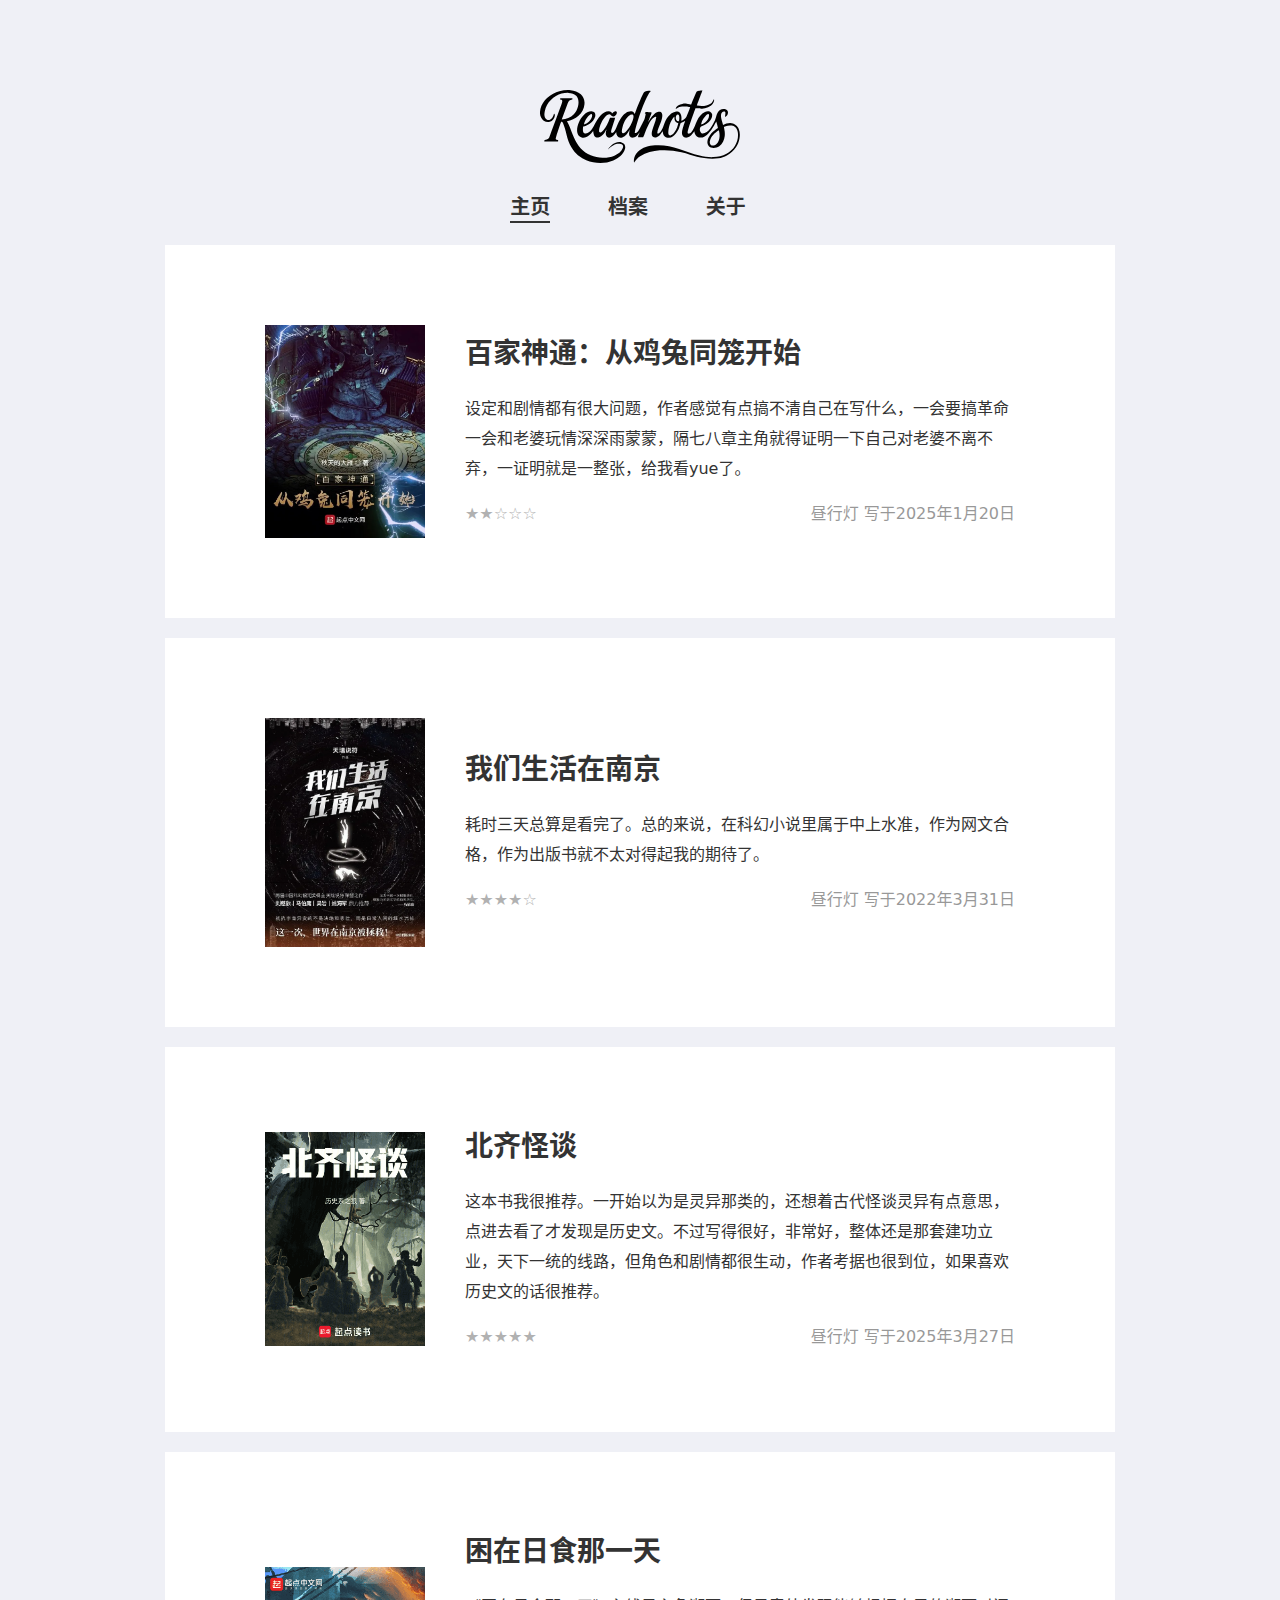
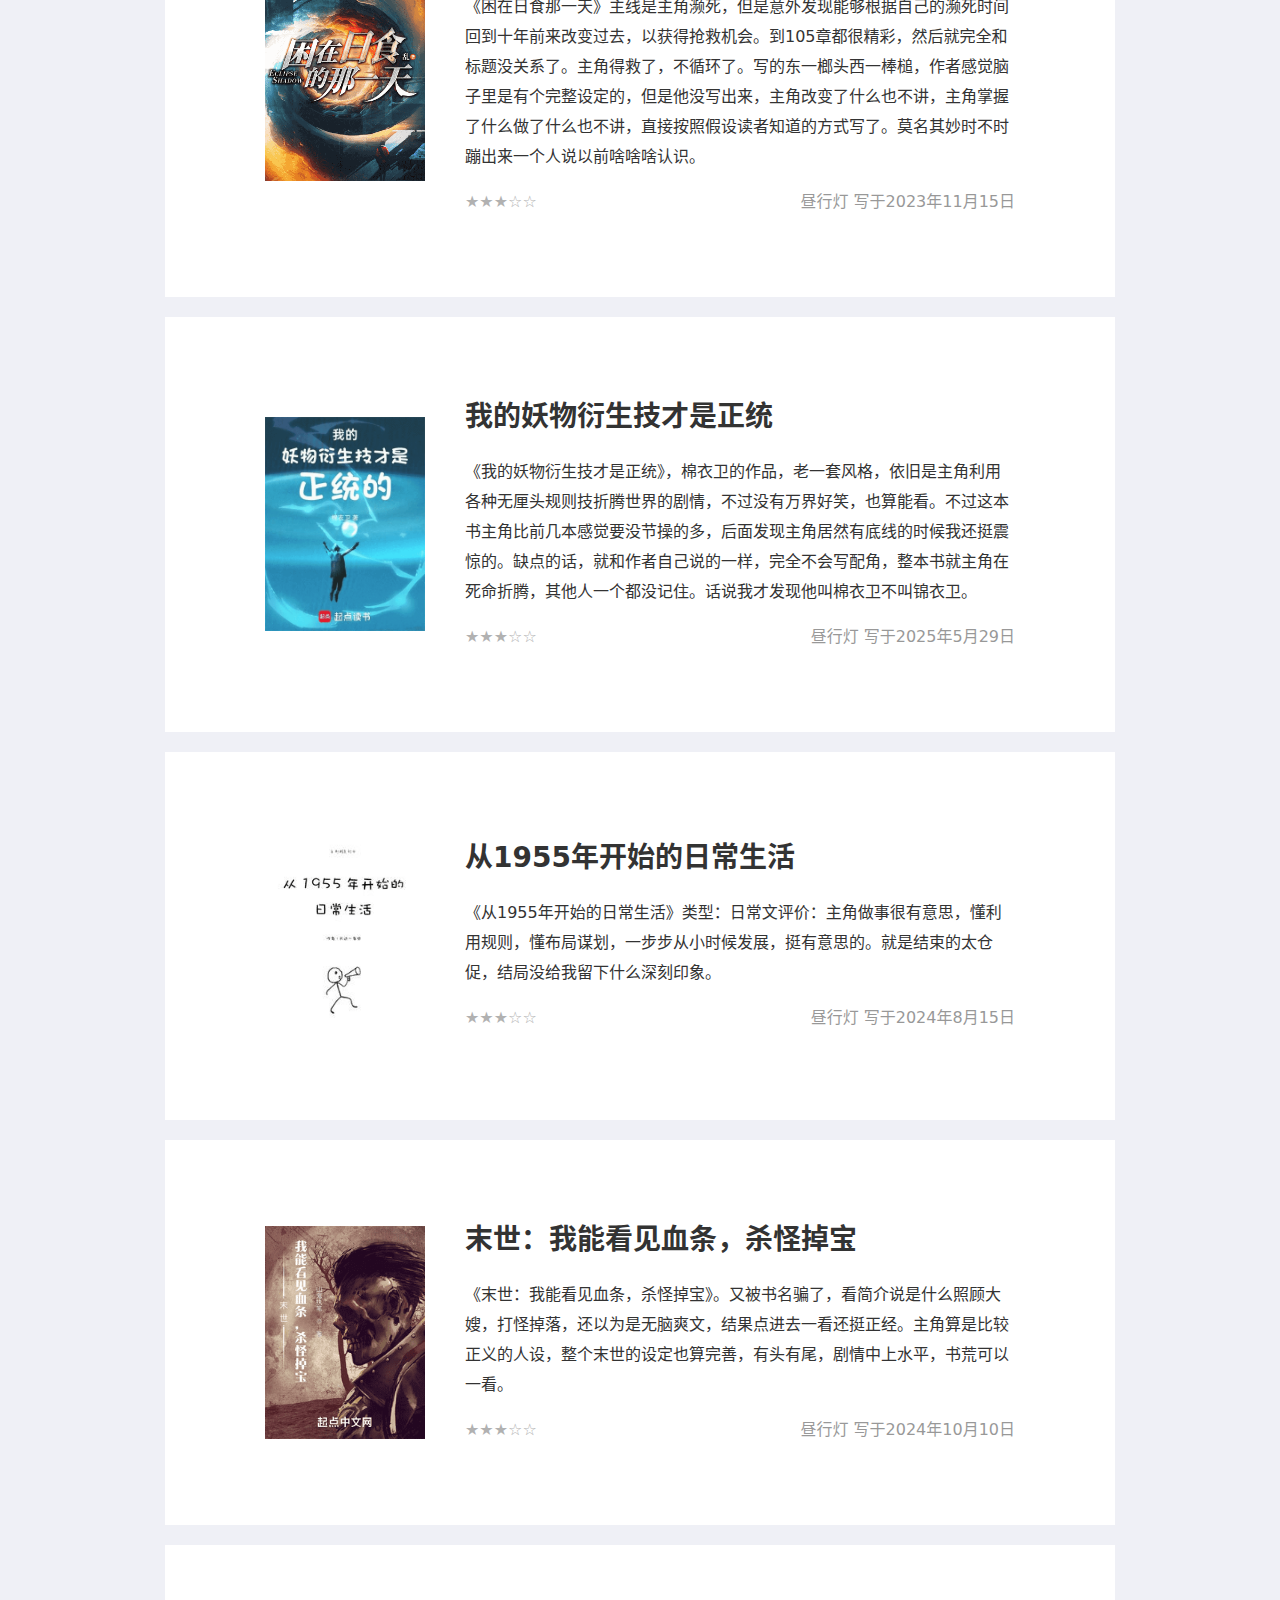
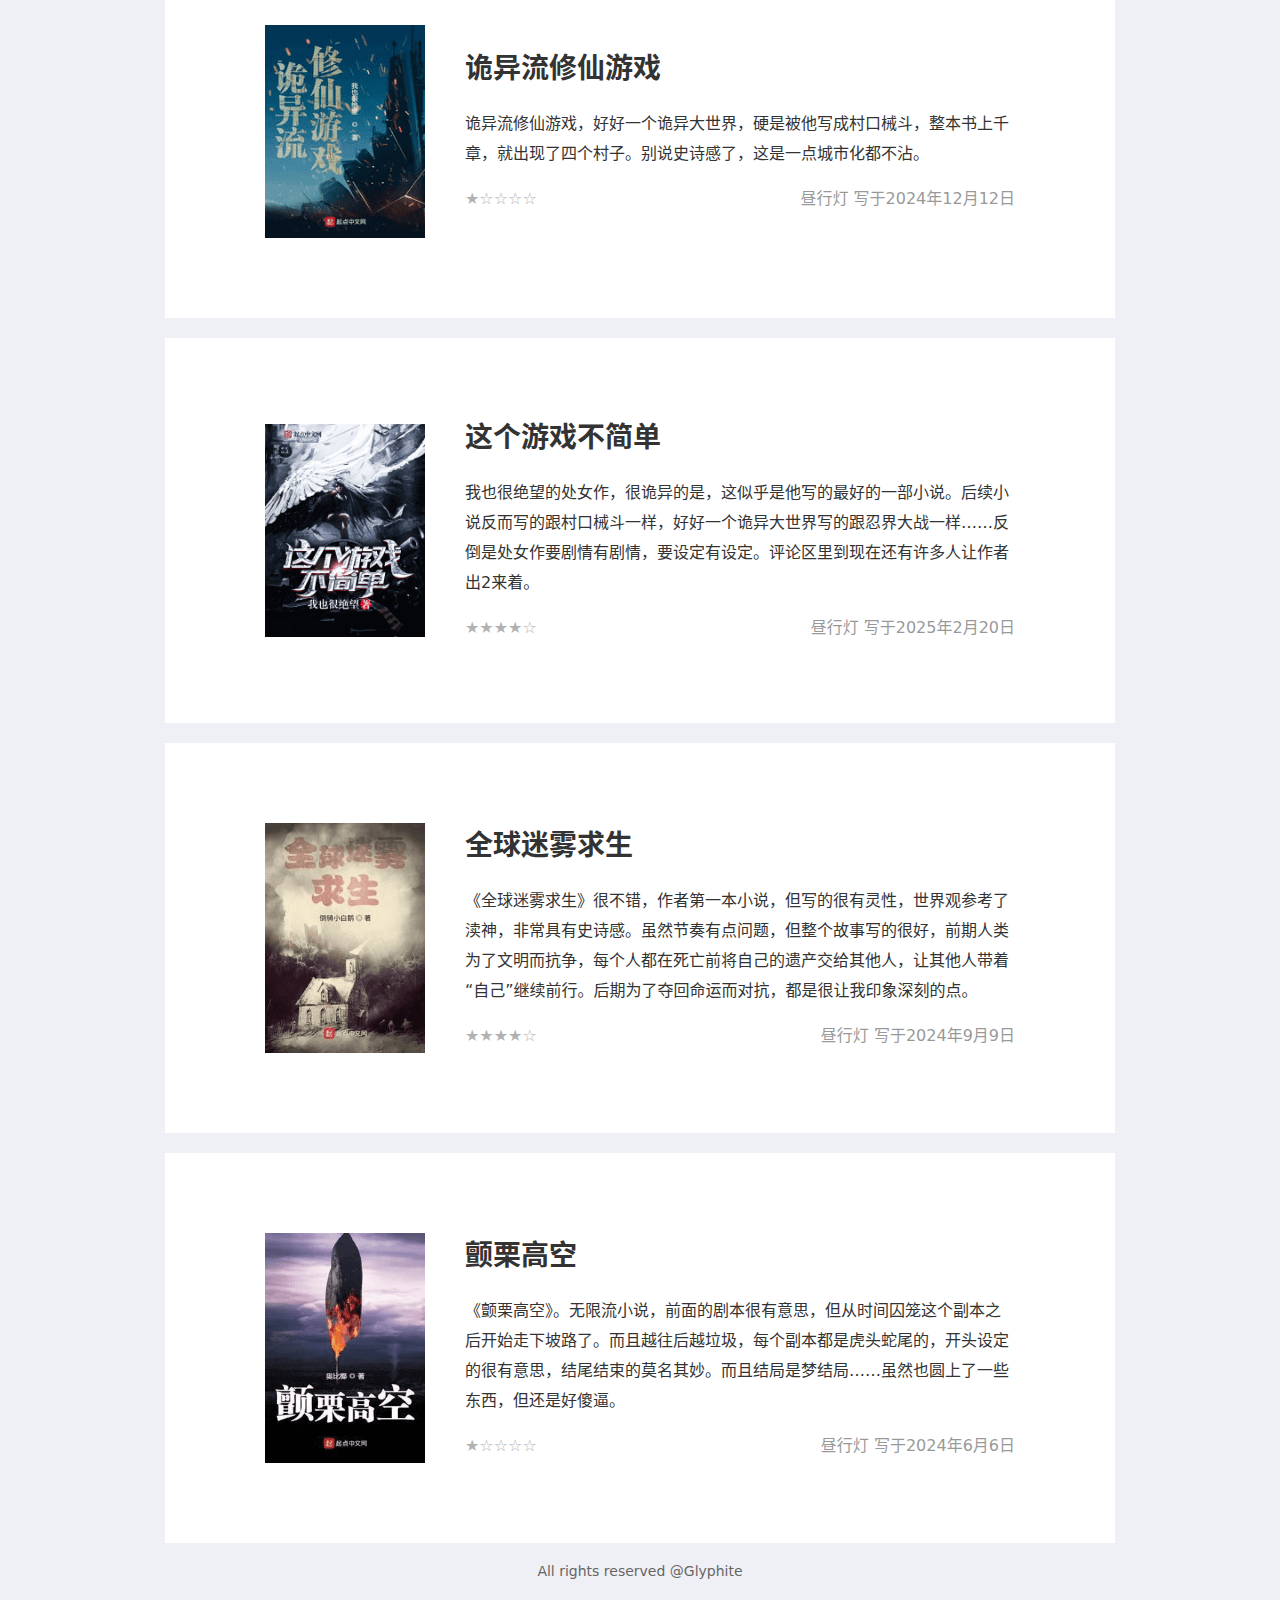
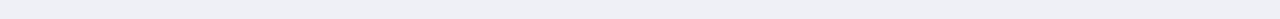
<file: index.html>
<!DOCTYPE html>

<html>
<head>
<meta charset="utf-8"/>
<title>ReadNotes</title>
<meta content="width=device-width, initial-scale=1, maximum-scale=1" name="viewport"/>
<meta content="website" property="og:type"/>
<meta content="ReadNotes" property="og:title"/>
<meta content="" property="og:url"/>
<meta content="ReadNotes" property="og:site_name"/>
<link href="source/style.css" rel="stylesheet"/>
<script src="source/marked.min.js"></script>
</head>
<body style="background-color: #eff0f6">
<div id="container">
<nav id="nav">
<a class="title" href="index.html"><img alt="Logo" src="source/logo.svg"/></a>
<div class="menu">
<a class="nav-menu z-active" href="index.html">主页</a>
<a class="nav-menu" href="archive.html">档案</a>
<a class="nav-menu" href="about.html">关于</a>
</div>
</nav>
<div id="main">
<!-- 示例项目卡片 -->
<div class="project-card">
<img alt="项目图片" src="assets/百家神通.webp"/>
<div class="ctnWrap">
<a class="title" href="assets/百家神通.html">百家神通：从鸡兔同笼开始</a>
<section class="desc">设定和剧情都有很大问题，作者感觉有点搞不清自己在写什么，一会要搞革命一会和老婆玩情深深雨蒙蒙，隔七八章主角就得证明一下自己对老婆不离不弃，一证明就是一整张，给我看yue了。</section>
<div class="sub-row">
<p class="subtitle">★★☆☆☆</p>
<p class="sub">昼行灯 写于2025年1月20日</p>
</div>
</div>
</div>
<div class="project-card">
<img alt="项目图片" src="assets/活在南京.webp"/>
<div class="ctnWrap">
<a class="title" href="assets/活在南京.html">我们生活在南京</a>
<section class="desc">耗时三天总算是看完了。总的来说，在科幻小说里属于中上水准，作为网文合格，作为出版书就不太对得起我的期待了。</section>
<div class="sub-row">
<p class="subtitle">★★★★☆</p>
<p class="sub">昼行灯 写于2022年3月31日</p>
</div>
</div>
</div>
<div class="project-card"><img alt="项目图片" src="assets/北齐怪谈.webp"/><div class="ctnWrap"><a class="title" href="assets/北齐怪谈.html">北齐怪谈</a><section class="desc">这本书我很推荐。一开始以为是灵异那类的，还想着古代怪谈灵异有点意思，点进去看了才发现是历史文。不过写得很好，非常好，整体还是那套建功立业，天下一统的线路，但角色和剧情都很生动，作者考据也很到位，如果喜欢历史文的话很推荐。</section><div class="sub-row"><p class="subtitle">★★★★★</p><p class="sub">昼行灯 写于2025年3月27日</p></div></div></div><div class="project-card"><img alt="项目图片" src="assets/困在日食.webp"/><div class="ctnWrap"><a class="title" href="assets/困在日食.html">困在日食那一天</a><section class="desc">《困在日食那一天》主线是主角濒死，但是意外发现能够根据自己的濒死时间回到十年前来改变过去，以获得抢救机会。到105章都很精彩，然后就完全和标题没关系了。主角得救了，不循环了。写的东一榔头西一棒槌，作者感觉脑子里是有个完整设定的，但是他没写出来，主角改变了什么也不讲，主角掌握了什么做了什么也不讲，直接按照假设读者知道的方式写了。莫名其妙时不时蹦出来一个人说以前啥啥啥认识。</section><div class="sub-row"><p class="subtitle">★★★☆☆</p><p class="sub">昼行灯 写于2023年11月15日</p></div></div></div><div class="project-card"><img alt="项目图片" src="assets/妖物衍生.webp"/><div class="ctnWrap"><a class="title" href="assets/妖物衍生.html">我的妖物衍生技才是正统</a><section class="desc">《我的妖物衍生技才是正统》，棉衣卫的作品，老一套风格，依旧是主角利用各种无厘头规则技折腾世界的剧情，不过没有万界好笑，也算能看。不过这本书主角比前几本感觉要没节操的多，后面发现主角居然有底线的时候我还挺震惊的。缺点的话，就和作者自己说的一样，完全不会写配角，整本书就主角在死命折腾，其他人一个都没记住。话说我才发现他叫棉衣卫不叫锦衣卫。</section><div class="sub-row"><p class="subtitle">★★★☆☆</p><p class="sub">昼行灯 写于2025年5月29日</p></div></div></div><div class="project-card"><img alt="项目图片" src="assets/日常生活.webp"/><div class="ctnWrap"><a class="title" href="assets/日常生活.html">从1955年开始的日常生活</a><section class="desc">《从1955年开始的日常生活》类型：日常文评价：主角做事很有意思，懂利用规则，懂布局谋划，一步步从小时候发展，挺有意思的。就是结束的太仓促，结局没给我留下什么深刻印象。</section><div class="sub-row"><p class="subtitle">★★★☆☆</p><p class="sub">昼行灯 写于2024年8月15日</p></div></div></div><div class="project-card"><img alt="项目图片" src="assets/看见血条.webp"/><div class="ctnWrap"><a class="title" href="assets/看见血条.html">末世：我能看见血条，杀怪掉宝</a><section class="desc">《末世：我能看见血条，杀怪掉宝》。又被书名骗了，看简介说是什么照顾大嫂，打怪掉落，还以为是无脑爽文，结果点进去一看还挺正经。主角算是比较正义的人设，整个末世的设定也算完善，有头有尾，剧情中上水平，书荒可以一看。</section><div class="sub-row"><p class="subtitle">★★★☆☆</p><p class="sub">昼行灯 写于2024年10月10日</p></div></div></div><div class="project-card"><img alt="项目图片" src="assets/诡异修仙.webp"/><div class="ctnWrap"><a class="title" href="assets/诡异修仙.html">诡异流修仙游戏</a><section class="desc">诡异流修仙游戏，好好一个诡异大世界，硬是被他写成村口械斗，整本书上千章，就出现了四个村子。别说史诗感了，这是一点城市化都不沾。</section><div class="sub-row"><p class="subtitle">★☆☆☆☆</p><p class="sub">昼行灯 写于2024年12月12日</p></div></div></div><div class="project-card"><img alt="项目图片" src="assets/这个游戏.webp"/><div class="ctnWrap"><a class="title" href="assets/这个游戏.html">这个游戏不简单</a><section class="desc">我也很绝望的处女作，很诡异的是，这似乎是他写的最好的一部小说。后续小说反而写的跟村口械斗一样，好好一个诡异大世界写的跟忍界大战一样……反倒是处女作要剧情有剧情，要设定有设定。评论区里到现在还有许多人让作者出2来着。</section><div class="sub-row"><p class="subtitle">★★★★☆</p><p class="sub">昼行灯 写于2025年2月20日</p></div></div></div><div class="project-card"><img alt="项目图片" src="assets/迷雾求生.webp"/><div class="ctnWrap"><a class="title" href="assets/迷雾求生.html">全球迷雾求生</a><section class="desc">《全球迷雾求生》很不错，作者第一本小说，但写的很有灵性，世界观参考了渎神，非常具有史诗感。虽然节奏有点问题，但整个故事写的很好，前期人类为了文明而抗争，每个人都在死亡前将自己的遗产交给其他人，让其他人带着“自己”继续前行。后期为了夺回命运而对抗，都是很让我印象深刻的点。</section><div class="sub-row"><p class="subtitle">★★★★☆</p><p class="sub">昼行灯 写于2024年9月9日</p></div></div></div><div class="project-card"><img alt="项目图片" src="assets/颤栗高空.webp"/><div class="ctnWrap"><a class="title" href="assets/颤栗高空.html">颤栗高空</a><section class="desc">《颤栗高空》。无限流小说，前面的剧本很有意思，但从时间囚笼这个副本之后开始走下坡路了。而且越往后越垃圾，每个副本都是虎头蛇尾的，开头设定的很有意思，结尾结束的莫名其妙。而且结局是梦结局……虽然也圆上了一些东西，但还是好傻逼。</section><div class="sub-row"><p class="subtitle">★☆☆☆☆</p><p class="sub">昼行灯 写于2024年6月6日</p></div></div></div><footer class="f-cf" id="footer">
<span class="copyright">All rights reserved @Glyphite</span>
</footer>
</div></div></body>
</html>
</file>
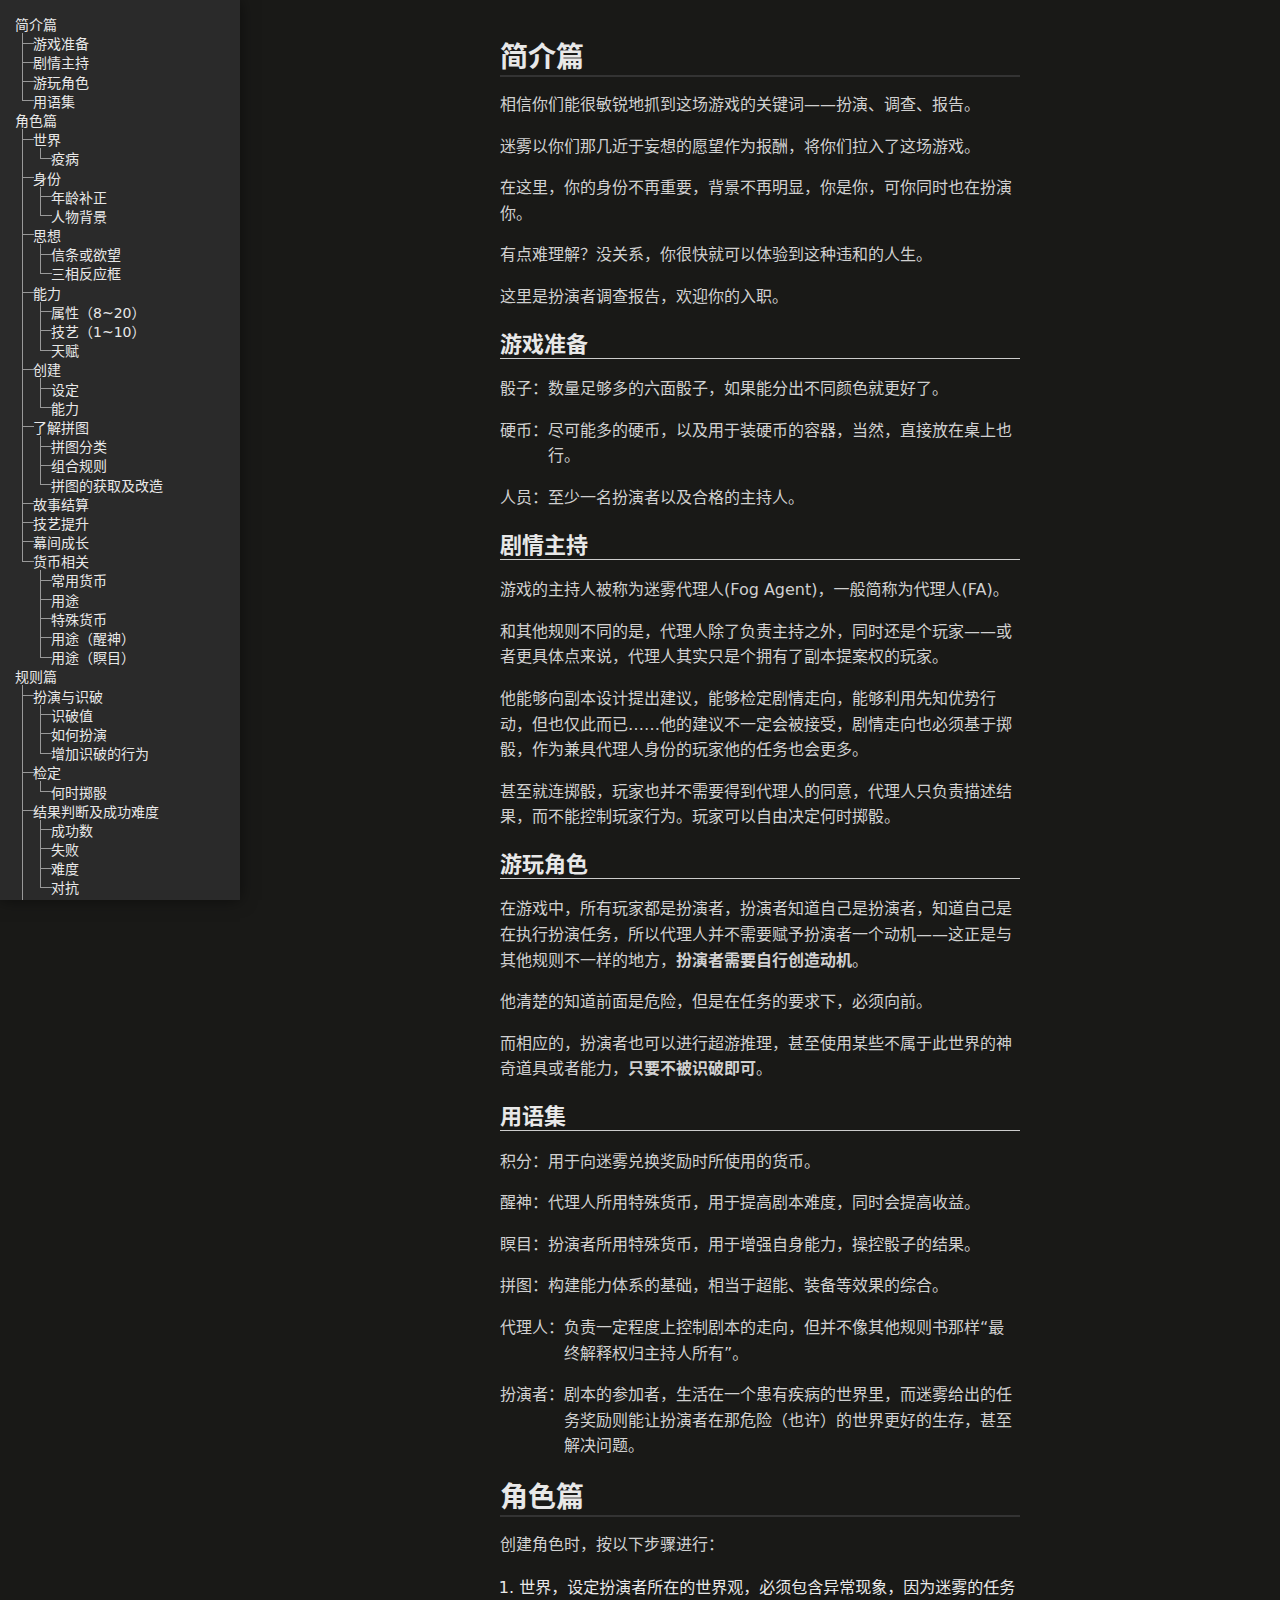
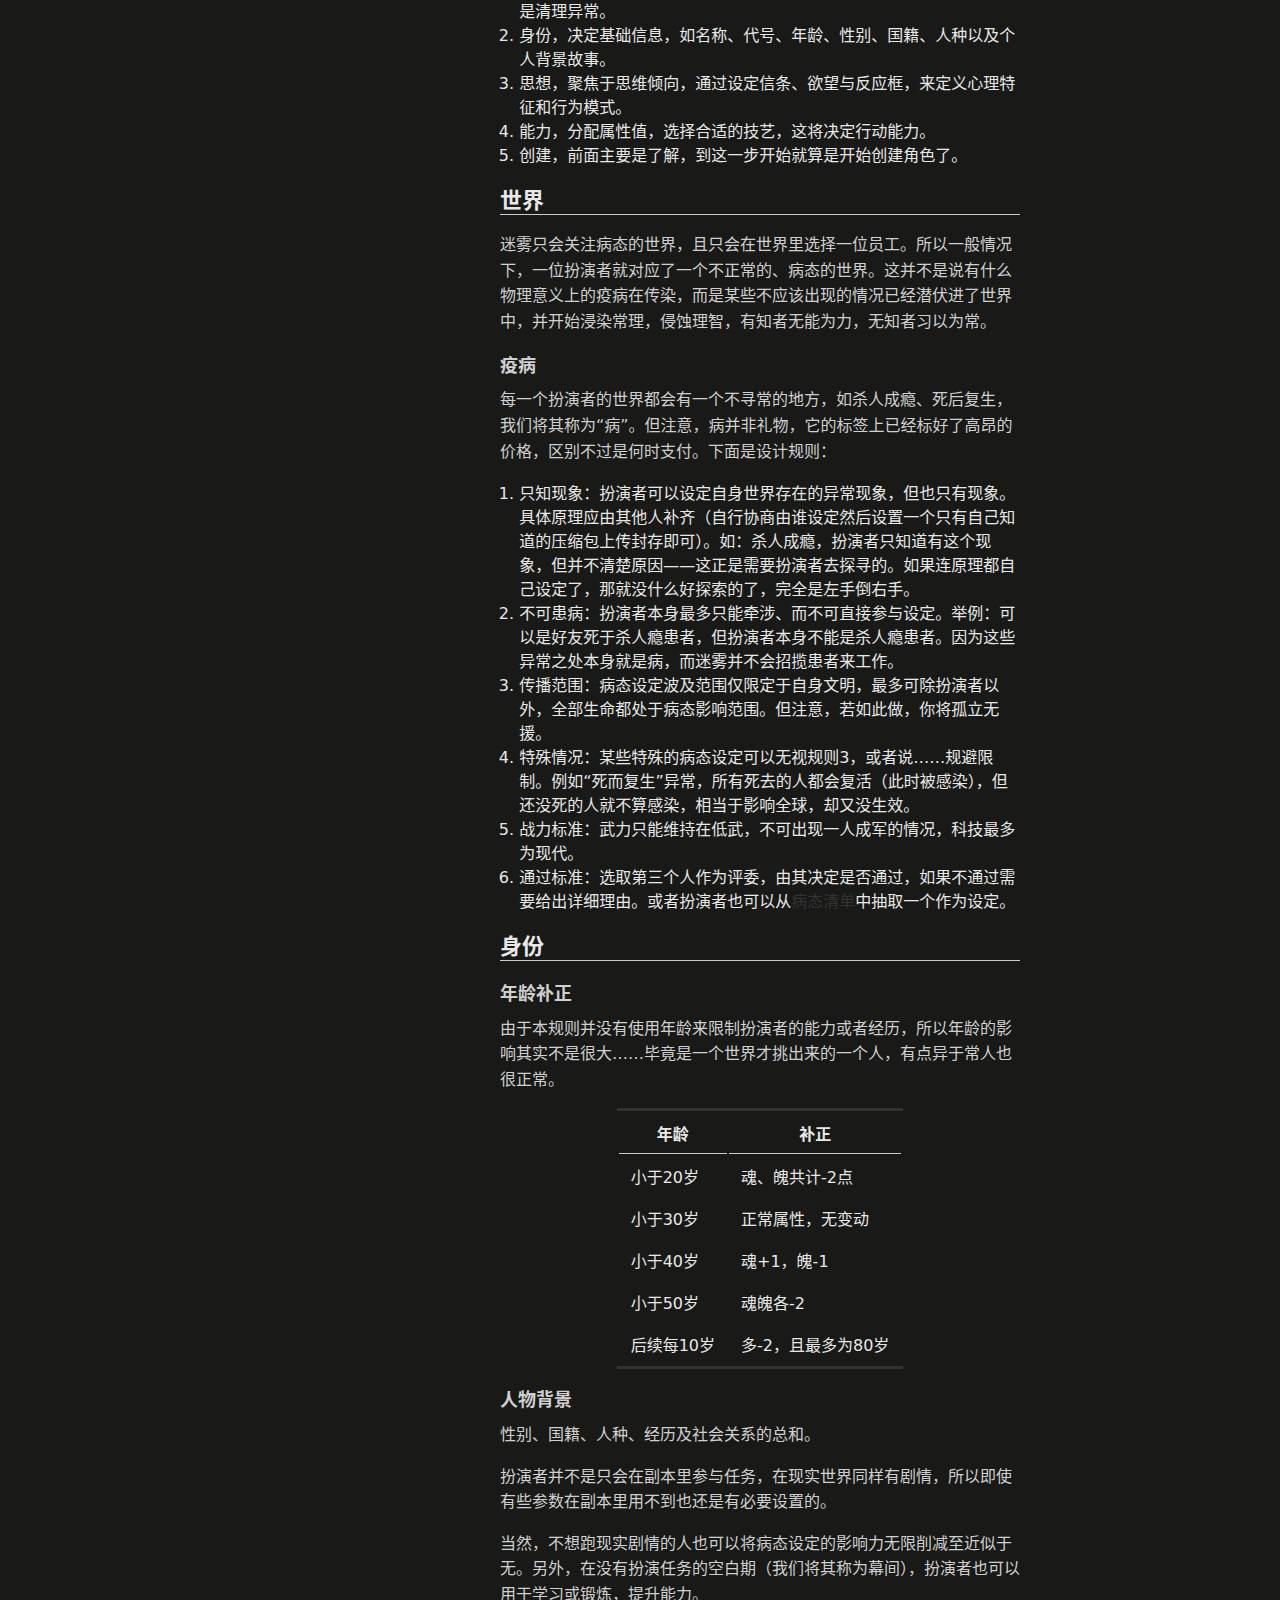
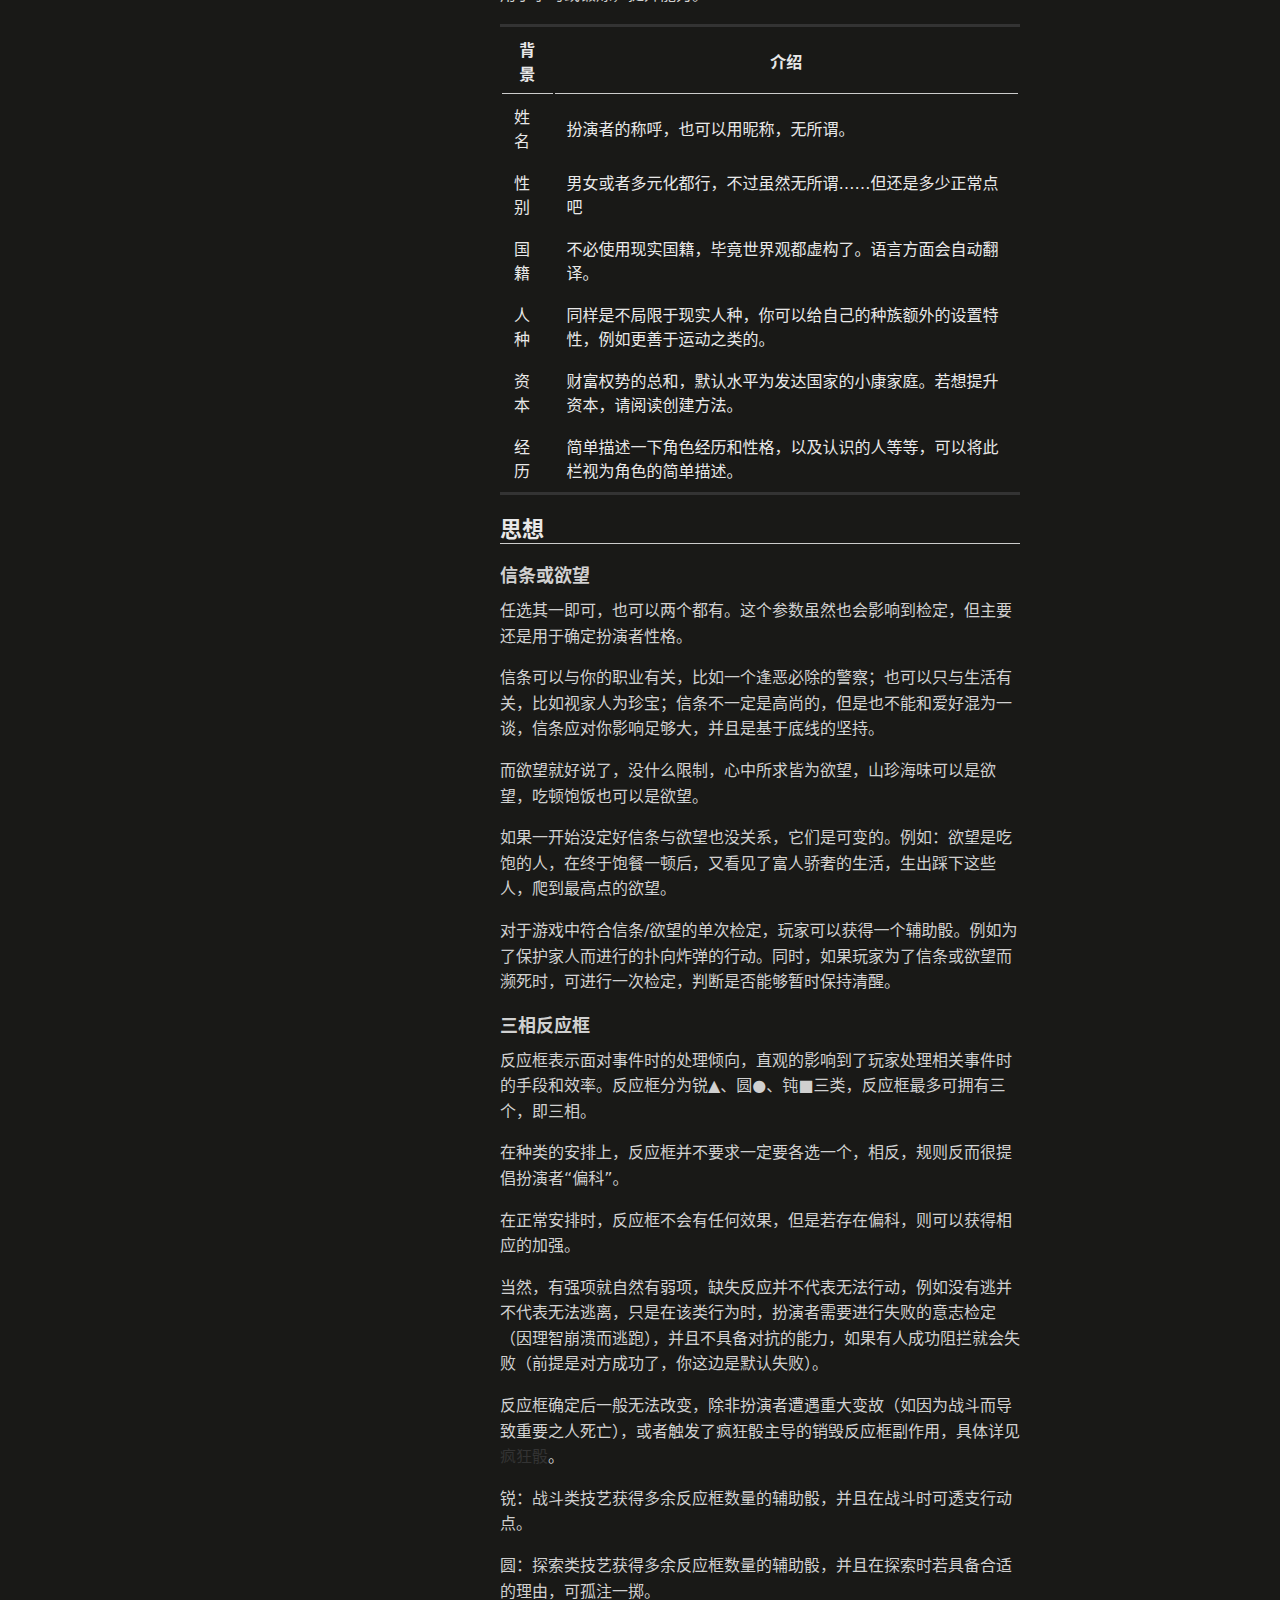
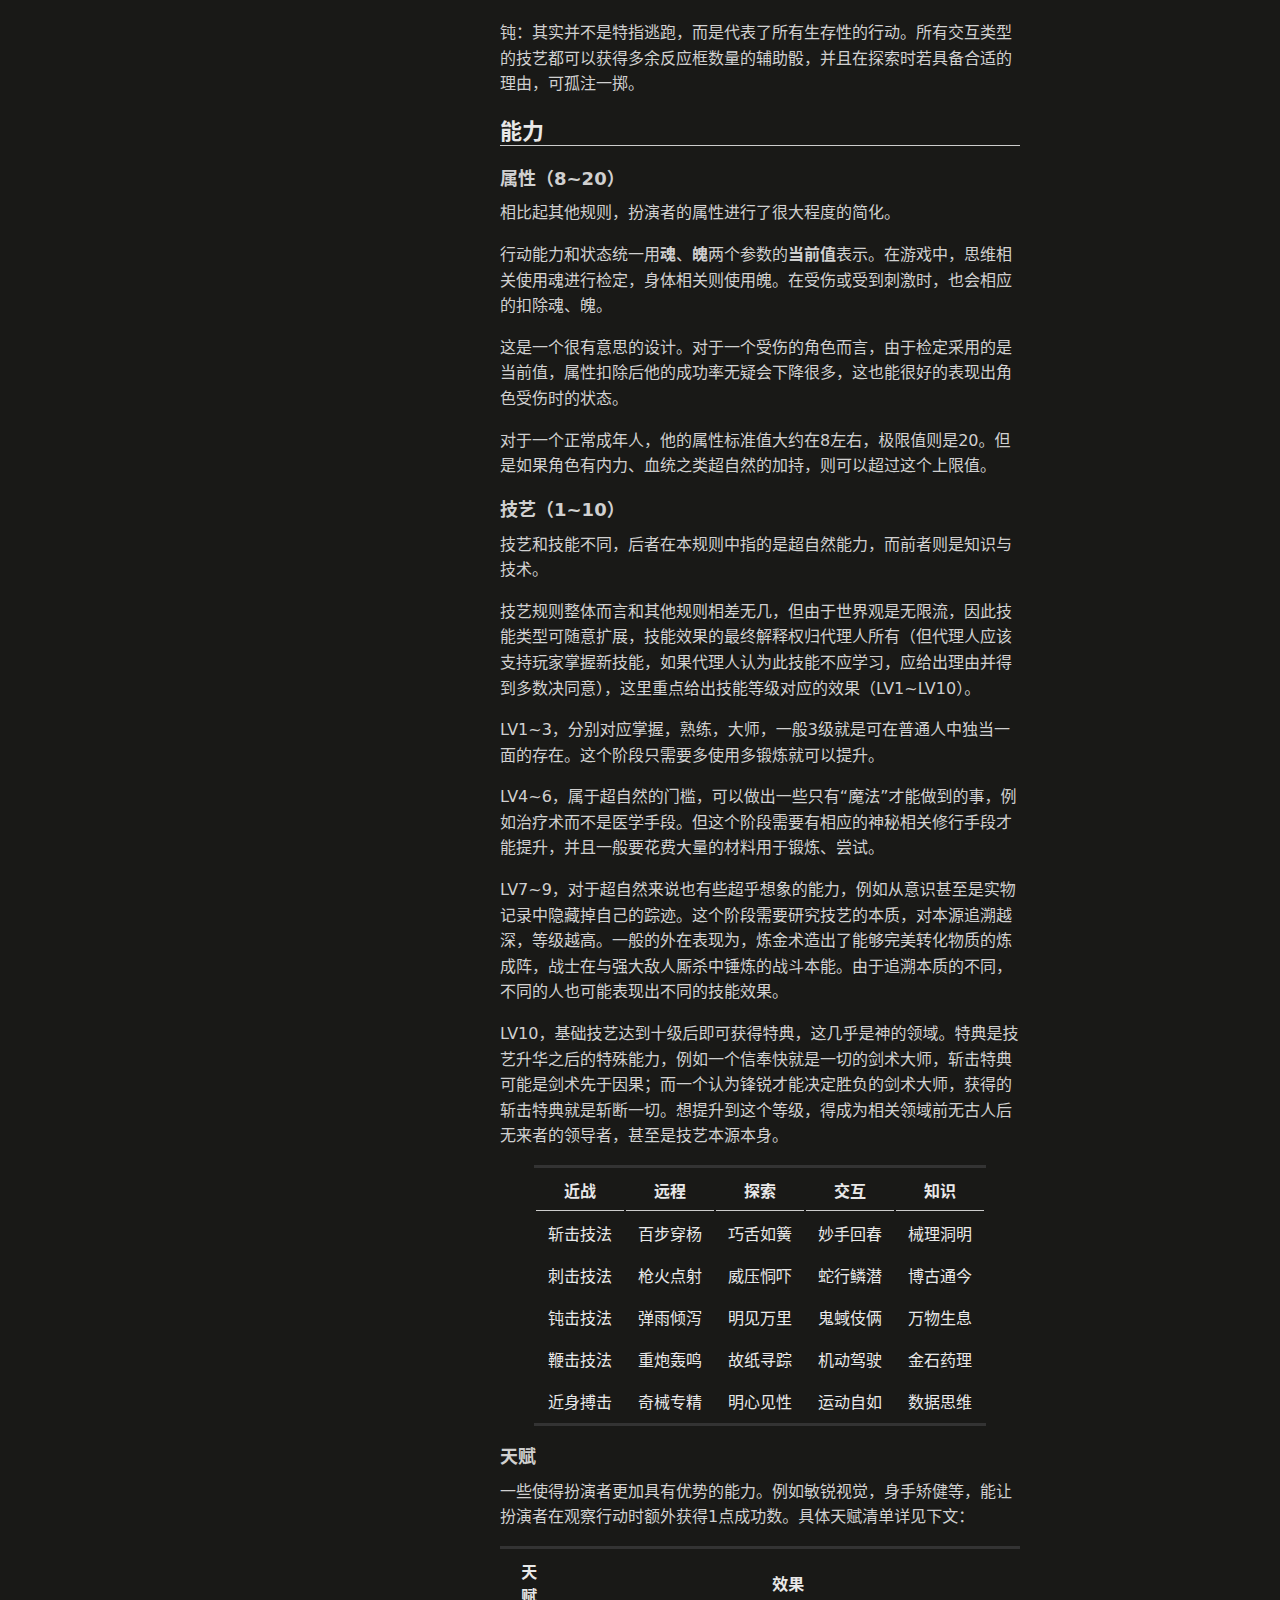
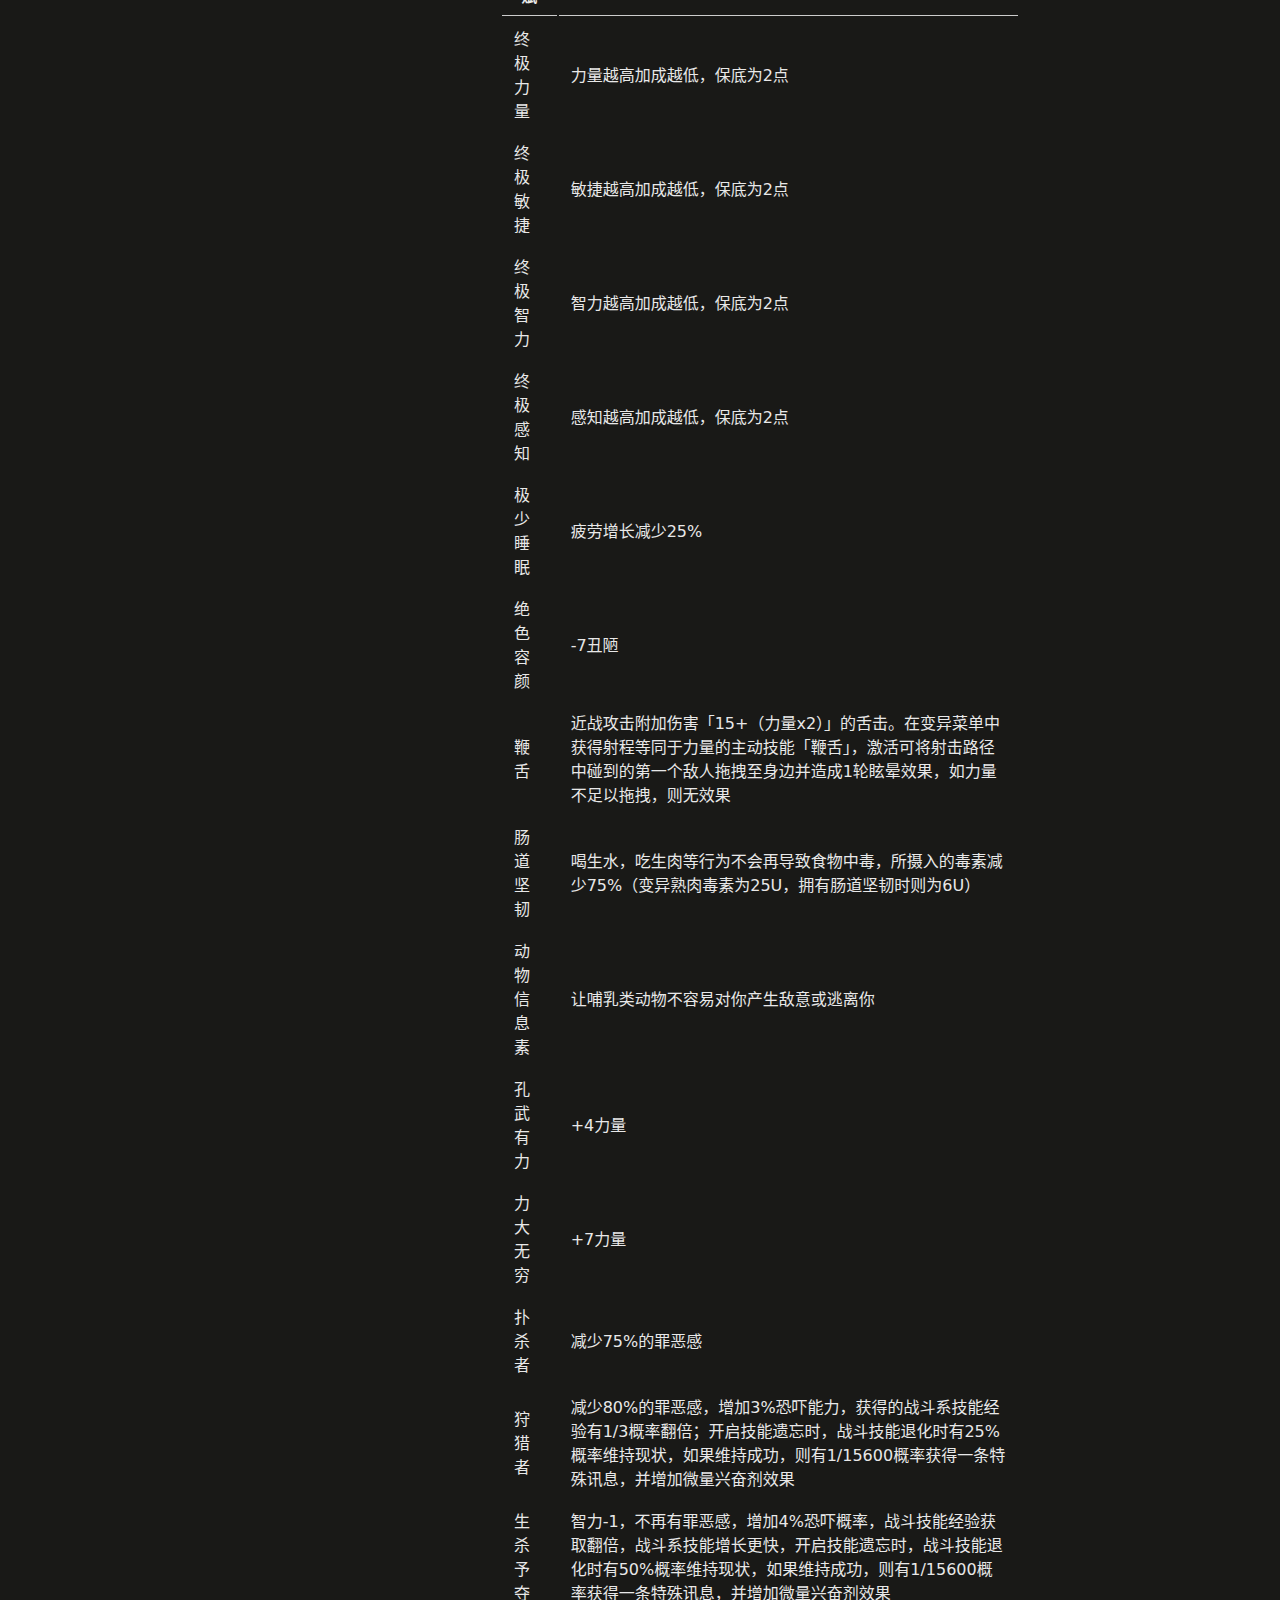
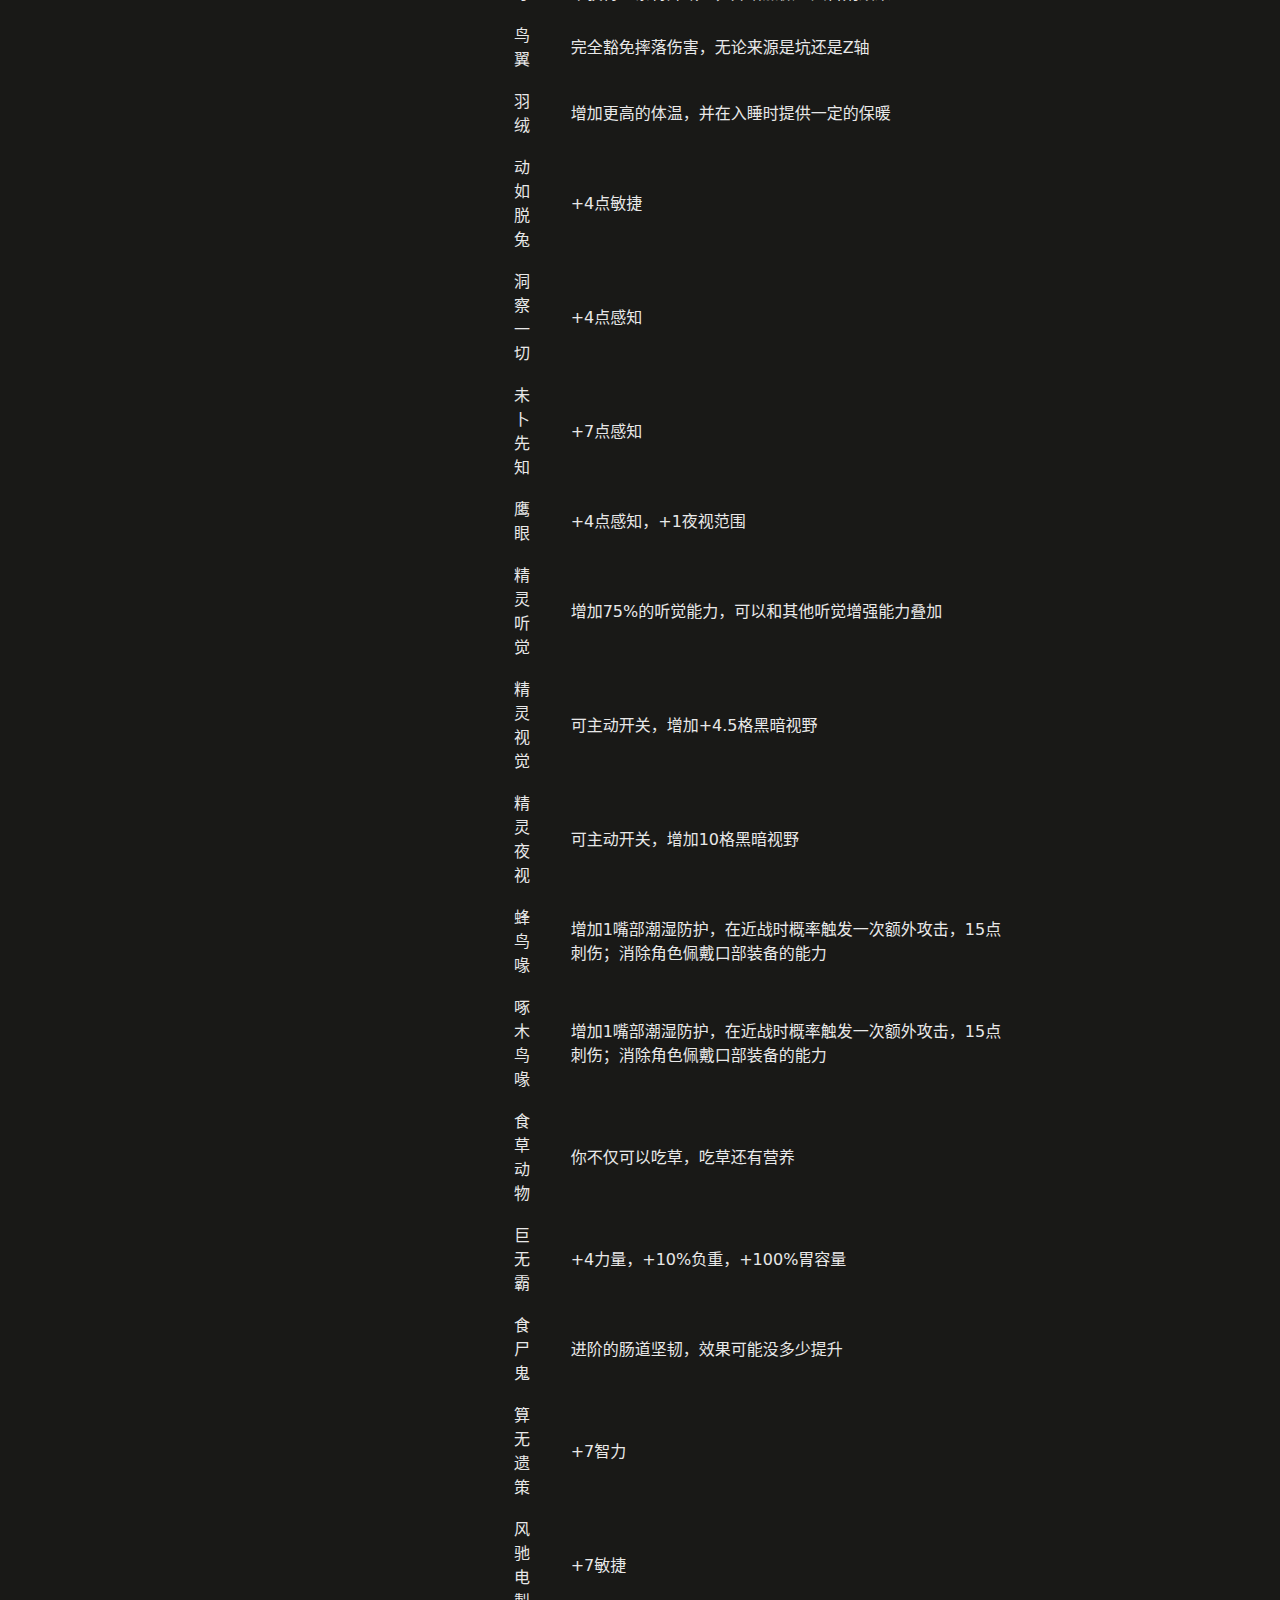
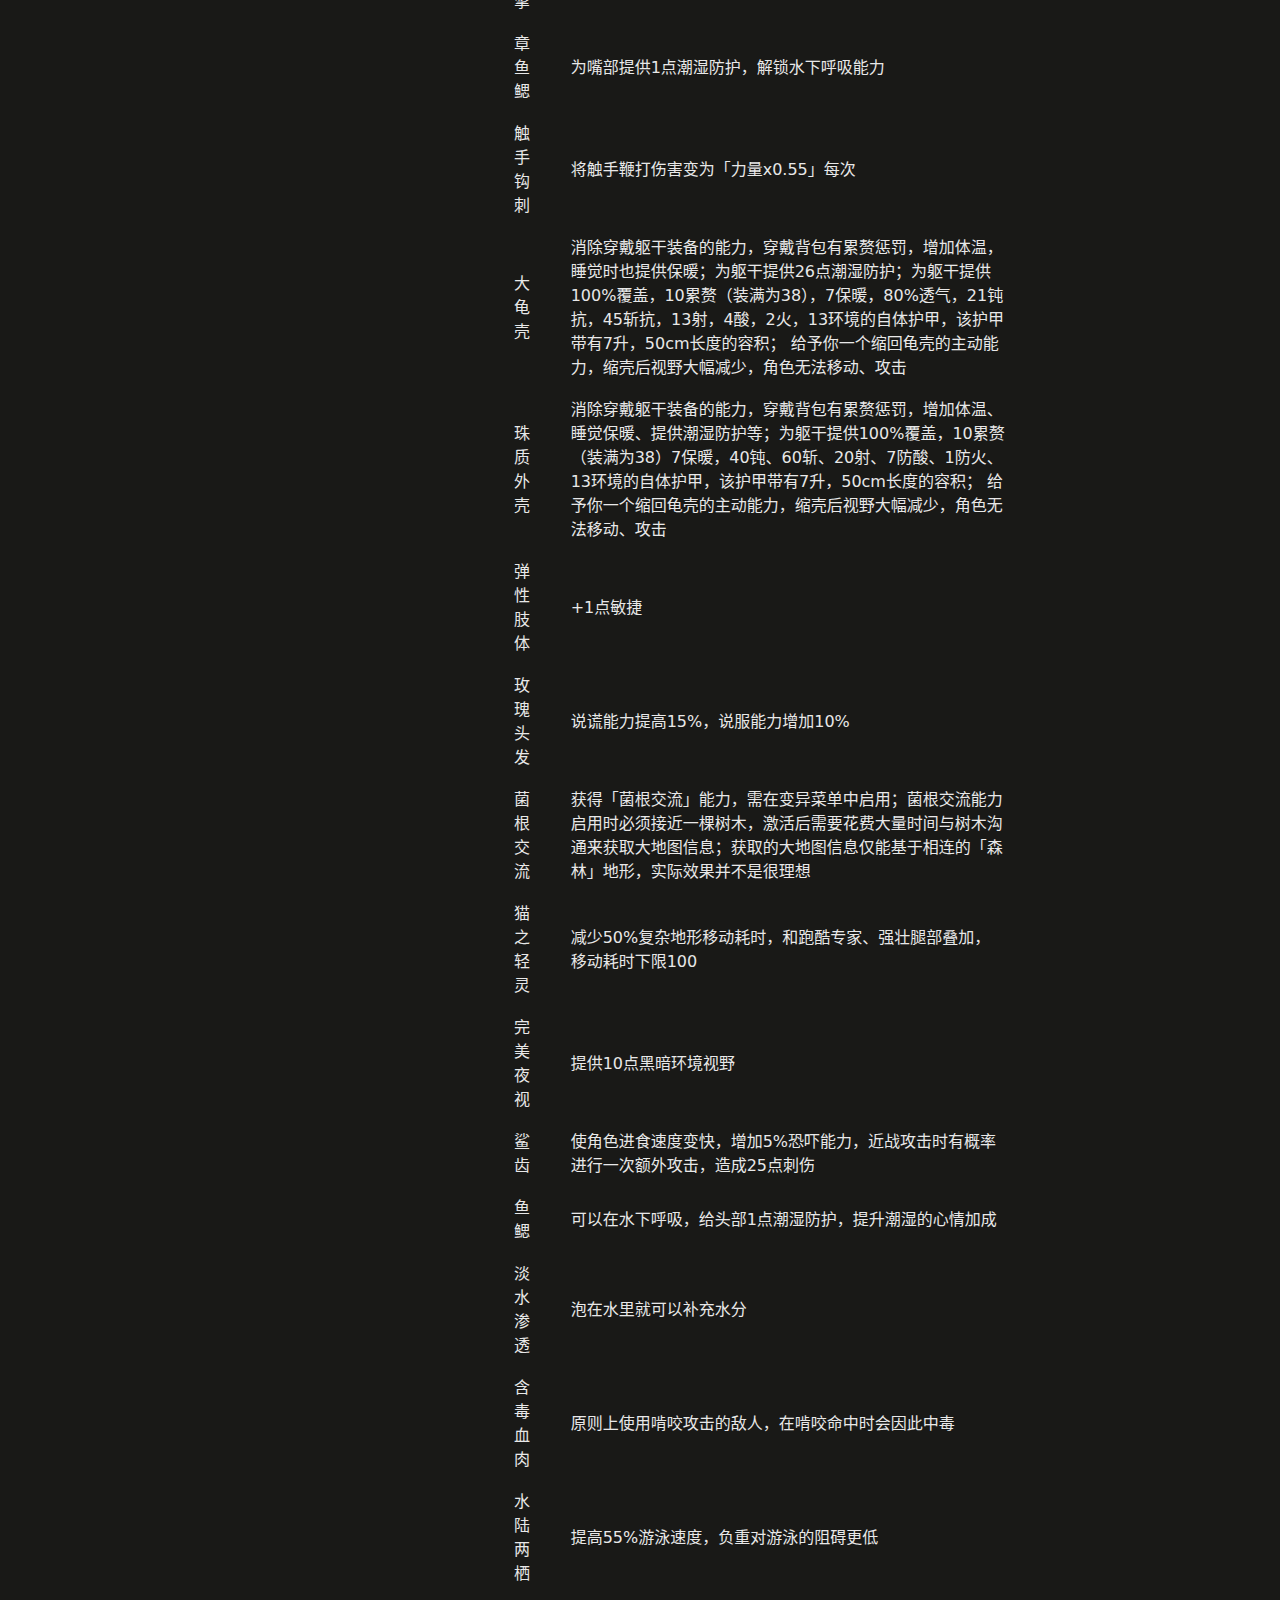
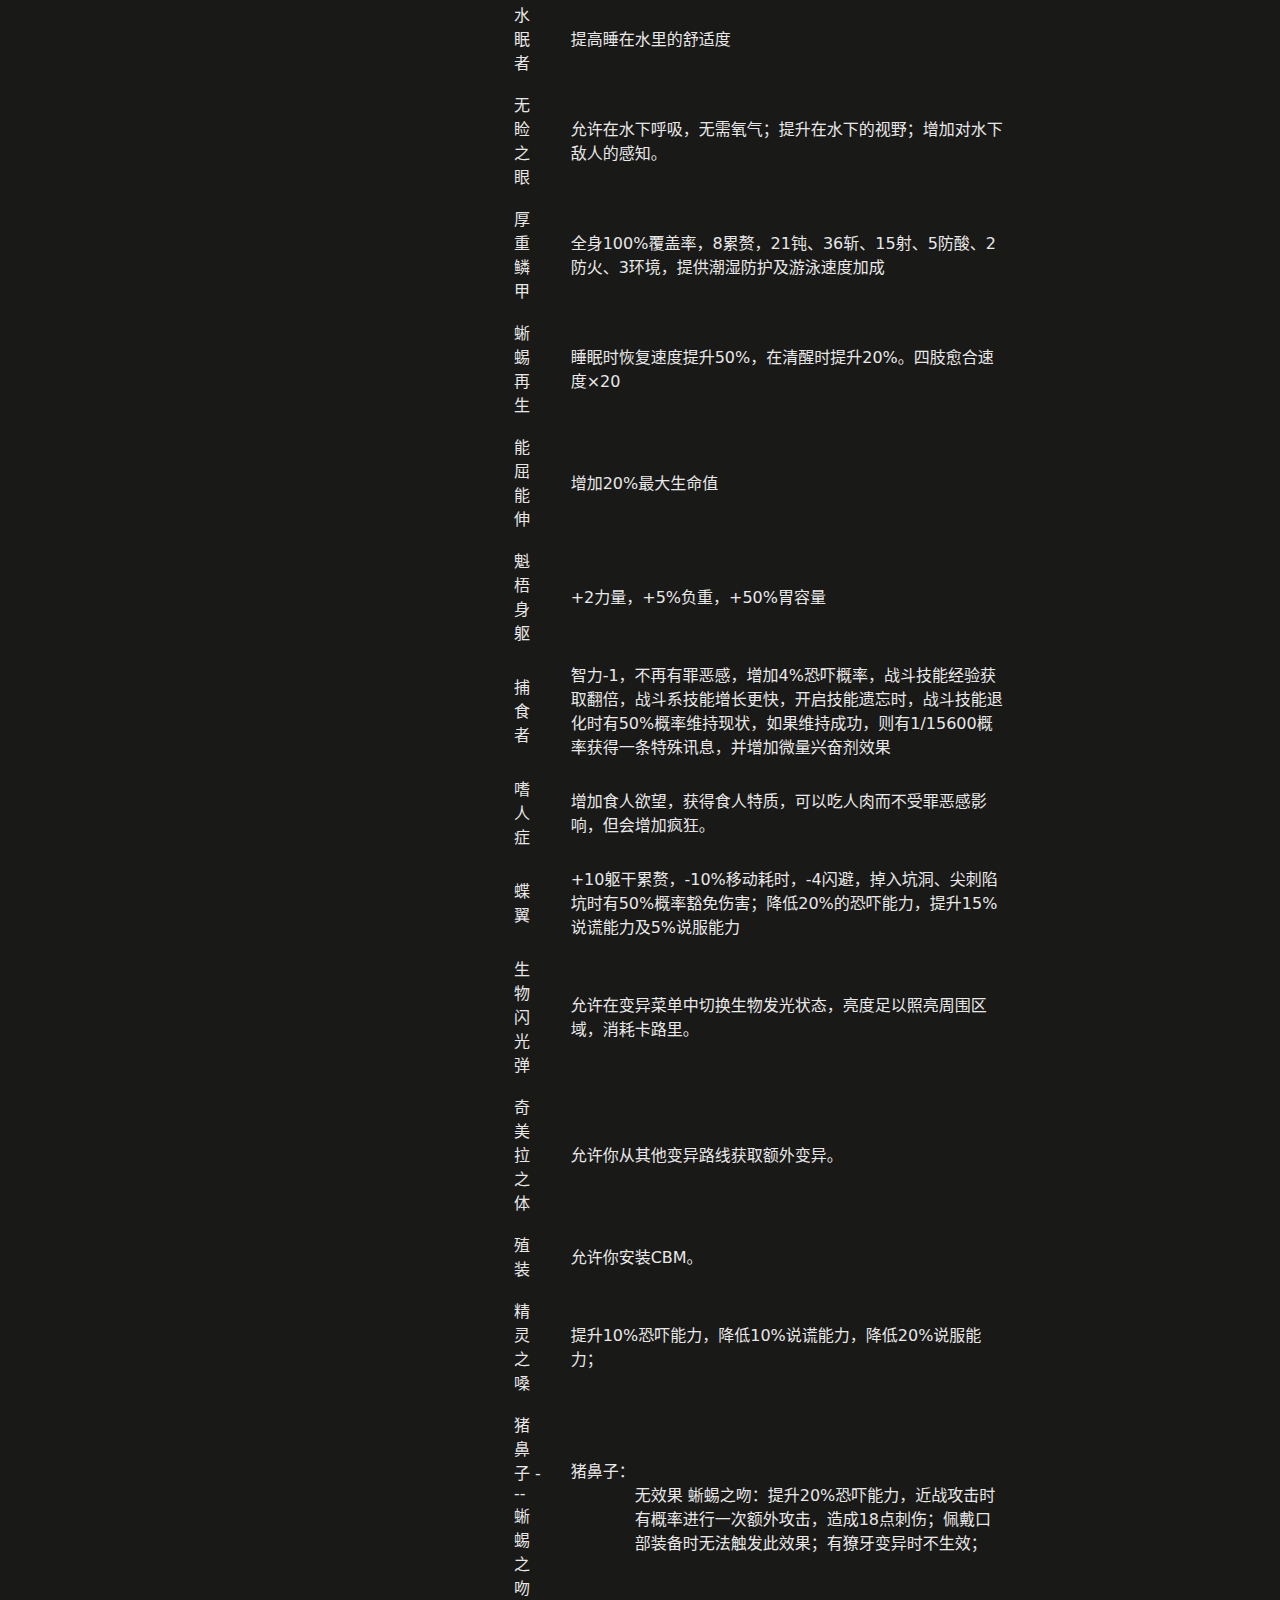
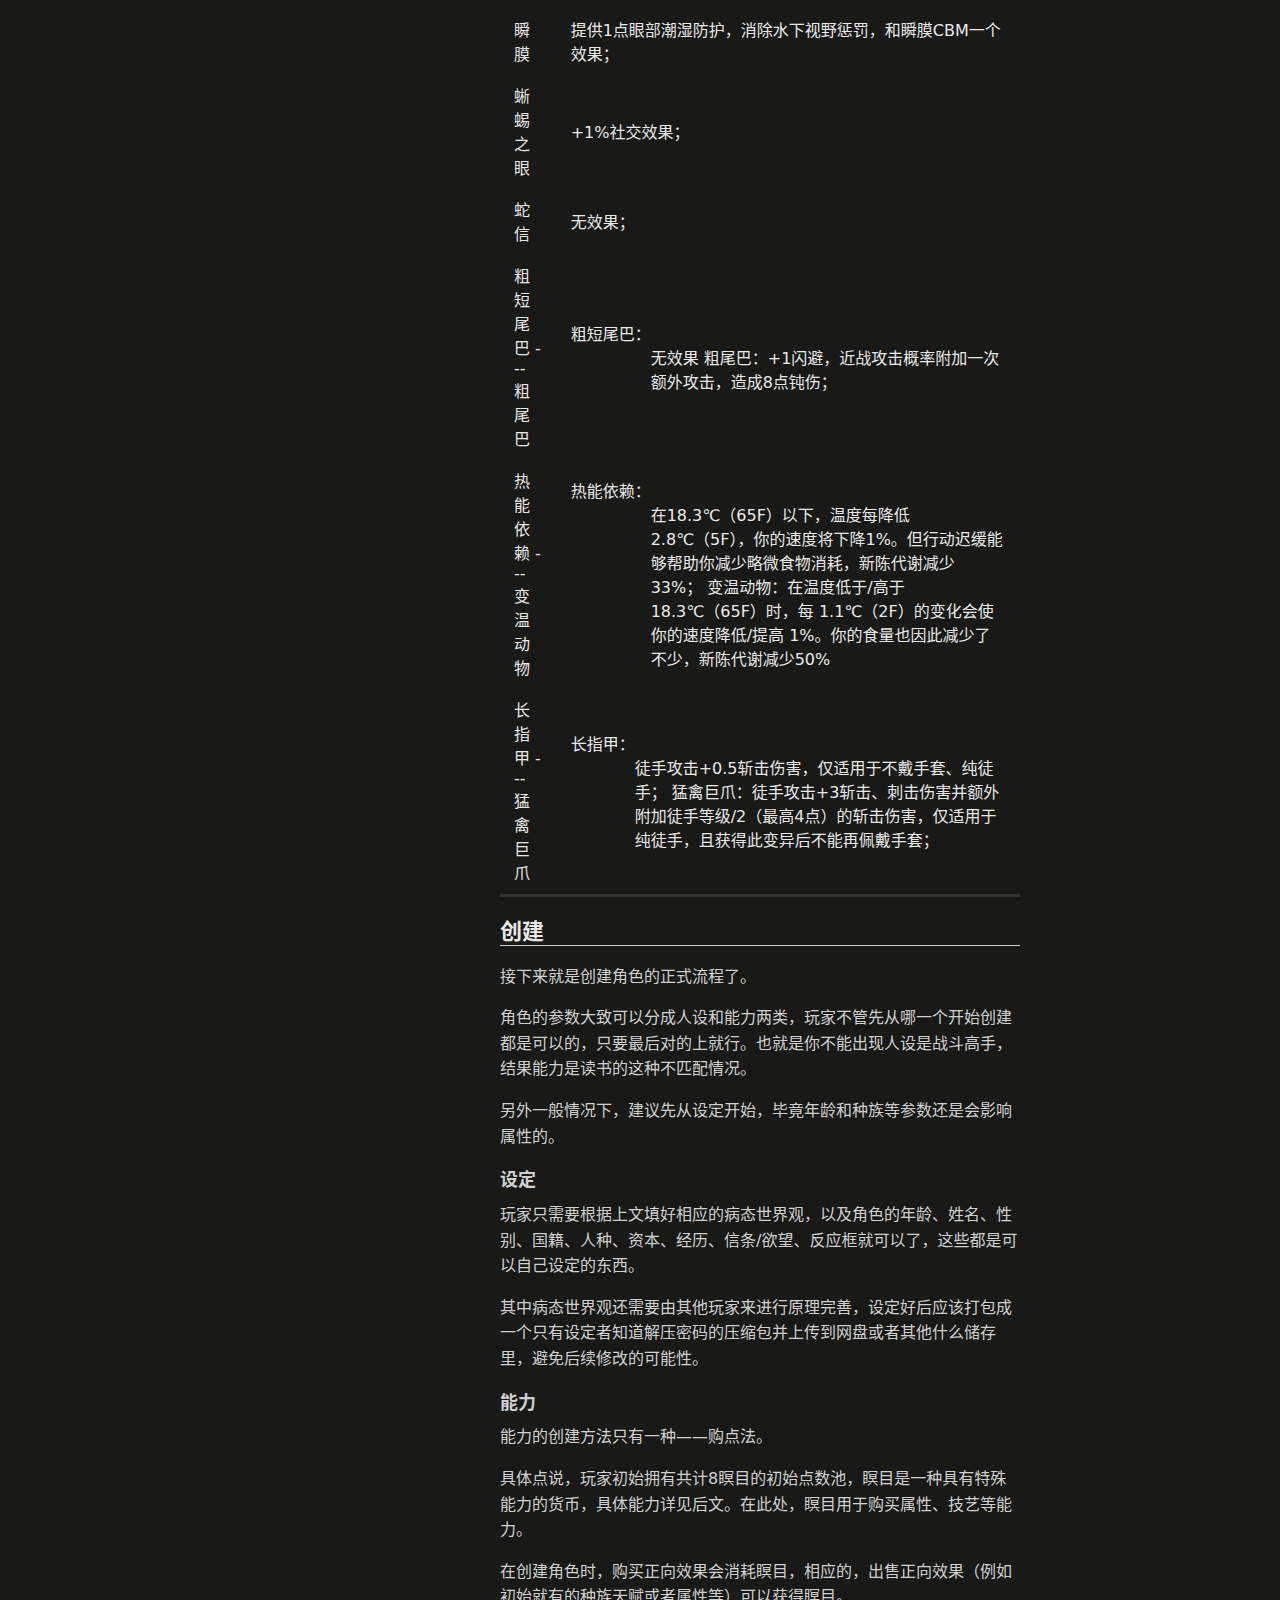
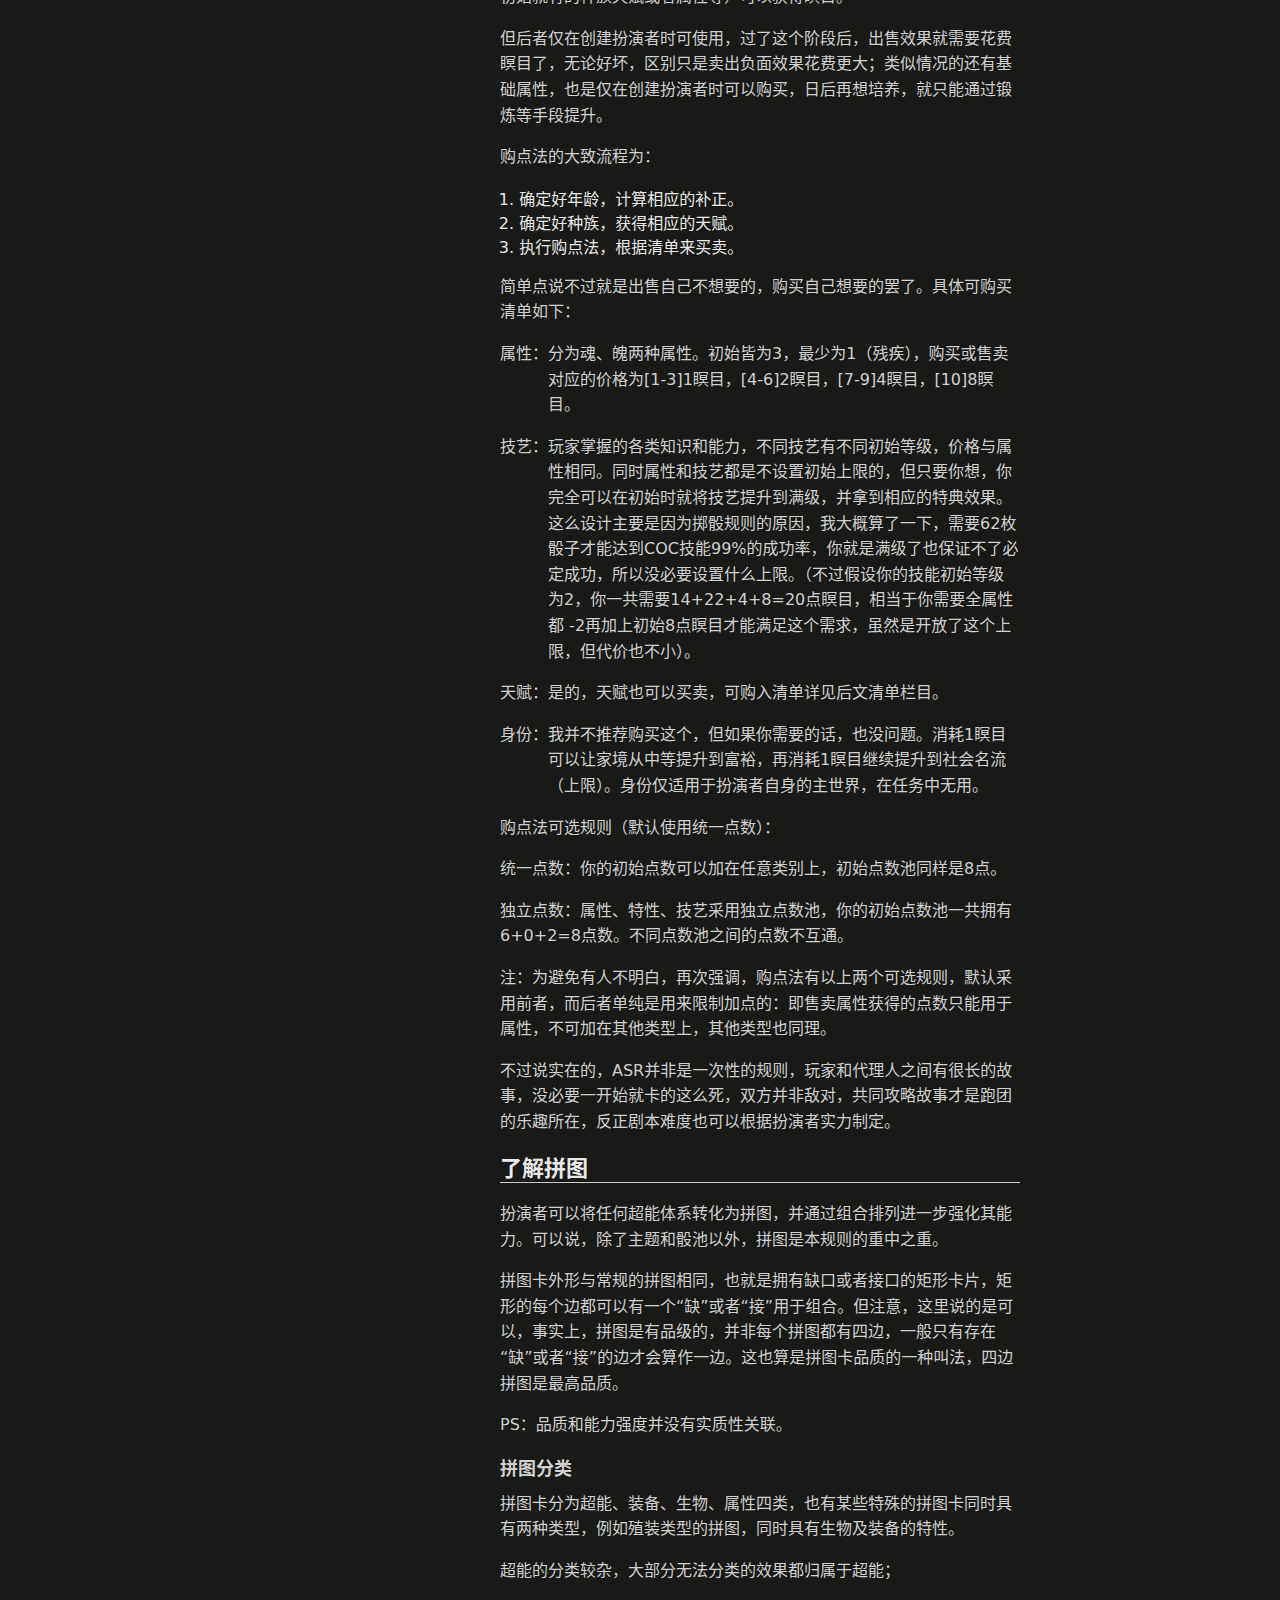
<file: actor survey report/规则书.html>
<!DOCTYPE html>
<html>
<head>
  <meta charset="utf-8">
  <title>扮演者调查报告规则书 - ReadNotes</title>
  <meta name="viewport" content="width=device-width, initial-scale=1, maximum-scale=1">
  <meta property="og:type" content="article">
  <meta property="og:title" content="扮演者调查报告规则书">
  <link rel="stylesheet" href="./style.css">
<script src="./marked.min.js"></script>
</head>
<body>
  <div id="container">
    <div id="sidebar">
      <div id="toc">
        <div id="toc-list"></div>
      </div>
    </div>
    <div id="main">
      <div class="project-card">
        <div class="ctnWrap">
          <div id="md-content"></div>
        </div>
      </div>
    </div>
  </div>
  <footer id="footer">
    <span class="copyright">All rights reserved @Glyphite</span>
  </footer>
  <script>
    const mdText = `# 简介篇

相信你们能很敏锐地抓到这场游戏的关键词——扮演、调查、报告。

迷雾以你们那几近于妄想的愿望作为报酬，将你们拉入了这场游戏。

在这里，你的身份不再重要，背景不再明显，你是你，可你同时也在扮演你。

有点难理解？没关系，你很快就可以体验到这种违和的人生。

这里是扮演者调查报告，欢迎你的入职。

## 游戏准备

：骰子：数量足够多的六面骰子，如果能分出不同颜色就更好了。

：硬币：尽可能多的硬币，以及用于装硬币的容器，当然，直接放在桌上也行。

：人员：至少一名扮演者以及合格的主持人。

## 剧情主持

游戏的主持人被称为迷雾代理人(Fog Agent)，一般简称为代理人(FA)。

和其他规则不同的是，代理人除了负责主持之外，同时还是个玩家——或者更具体点来说，代理人其实只是个拥有了副本提案权的玩家。

他能够向副本设计提出建议，能够检定剧情走向，能够利用先知优势行动，但也仅此而已……他的建议不一定会被接受，剧情走向也必须基于掷骰，作为兼具代理人身份的玩家他的任务也会更多。

甚至就连掷骰，玩家也并不需要得到代理人的同意，代理人只负责描述结果，而不能控制玩家行为。玩家可以自由决定何时掷骰。

## 游玩角色

在游戏中，所有玩家都是扮演者，扮演者知道自己是扮演者，知道自己是在执行扮演任务，所以代理人并不需要赋予扮演者一个动机——这正是与其他规则不一样的地方，**扮演者需要自行创造动机**。

他清楚的知道前面是危险，但是在任务的要求下，必须向前。

而相应的，扮演者也可以进行超游推理，甚至使用某些不属于此世界的神奇道具或者能力，**只要不被识破即可**。

## 用语集

：积分：用于向迷雾兑换奖励时所使用的货币。

：醒神：代理人所用特殊货币，用于提高剧本难度，同时会提高收益。

：瞑目：扮演者所用特殊货币，用于增强自身能力，操控骰子的结果。

：拼图：构建能力体系的基础，相当于超能、装备等效果的综合。

：代理人：负责一定程度上控制剧本的走向，但并不像其他规则书那样“最终解释权归主持人所有”。

：扮演者：剧本的参加者，生活在一个患有疾病的世界里，而迷雾给出的任务奖励则能让扮演者在那危险（也许）的世界更好的生存，甚至解决问题。

# 角色篇

创建角色时，按以下步骤进行：

1. 世界，设定扮演者所在的世界观，必须包含异常现象，因为迷雾的任务是清理异常。
2. 身份，决定基础信息，如名称、代号、年龄、性别、国籍、人种以及个人背景故事。
3. 思想，聚焦于思维倾向，通过设定信条、欲望与反应框，来定义心理特征和行为模式。
4. 能力，分配属性值，选择合适的技艺，这将决定行动能力。
5. 创建，前面主要是了解，到这一步开始就算是开始创建角色了。

## 世界

迷雾只会关注病态的世界，且只会在世界里选择一位员工。所以一般情况下，一位扮演者就对应了一个不正常的、病态的世界。这并不是说有什么物理意义上的疫病在传染，而是某些不应该出现的情况已经潜伏进了世界中，并开始浸染常理，侵蚀理智，有知者无能为力，无知者习以为常。

### 疫病

每一个扮演者的世界都会有一个不寻常的地方，如杀人成瘾、死后复生，我们将其称为“病”。但注意，病并非礼物，它的标签上已经标好了高昂的价格，区别不过是何时支付。下面是设计规则：

1. 只知现象：扮演者可以设定自身世界存在的异常现象，但也只有现象。具体原理应由其他人补齐（自行协商由谁设定然后设置一个只有自己知道的压缩包上传封存即可）。如：杀人成瘾，扮演者只知道有这个现象，但并不清楚原因——这正是需要扮演者去探寻的。如果连原理都自己设定了，那就没什么好探索的了，完全是左手倒右手。
2. 不可患病：扮演者本身最多只能牵涉、而不可直接参与设定。举例：可以是好友死于杀人瘾患者，但扮演者本身不能是杀人瘾患者。因为这些异常之处本身就是病，而迷雾并不会招揽患者来工作。
3. 传播范围：病态设定波及范围仅限定于自身文明，最多可除扮演者以外，全部生命都处于病态影响范围。但注意，若如此做，你将孤立无援。
4. 特殊情况：某些特殊的病态设定可以无视规则3，或者说……规避限制。例如“死而复生”异常，所有死去的人都会复活（此时被感染），但还没死的人就不算感染，相当于影响全球，却又没生效。
5. 战力标准：武力只能维持在低武，不可出现一人成军的情况，科技最多为现代。
6. 通过标准：选取第三个人作为评委，由其决定是否通过，如果不通过需要给出详细理由。或者扮演者也可以从[病态清单](#病态清单)中抽取一个作为设定。

## 身份

### 年龄补正

由于本规则并没有使用年龄来限制扮演者的能力或者经历，所以年龄的影响其实不是很大……毕竟是一个世界才挑出来的一个人，有点异于常人也很正常。

| 年龄 | 补正 |
|------|------|
| 小于20岁 | 魂、魄共计-2点 |
| 小于30岁 | 正常属性，无变动 |
| 小于40岁 | 魂+1，魄-1 |
| 小于50岁 | 魂魄各-2 |
| 后续每10岁 | 多-2，且最多为80岁 |

### 人物背景

性别、国籍、人种、经历及社会关系的总和。

扮演者并不是只会在副本里参与任务，在现实世界同样有剧情，所以即使有些参数在副本里用不到也还是有必要设置的。

当然，不想跑现实剧情的人也可以将病态设定的影响力无限削减至近似于无。另外，在没有扮演任务的空白期（我们将其称为幕间），扮演者也可以用于学习或锻炼，提升能力。


| 背景 | 介绍 |
|------|------|
| 姓名 | 扮演者的称呼，也可以用昵称，无所谓。 |
| 性别 | 男女或者多元化都行，不过虽然无所谓……但还是多少正常点吧 |
| 国籍 | 不必使用现实国籍，毕竟世界观都虚构了。语言方面会自动翻译。 |
| 人种 | 同样是不局限于现实人种，你可以给自己的种族额外的设置特性，例如更善于运动之类的。 |
| 资本 | 财富权势的总和，默认水平为发达国家的小康家庭。若想提升资本，请阅读创建方法。 |
| 经历 | 简单描述一下角色经历和性格，以及认识的人等等，可以将此栏视为角色的简单描述。 |

## 思想

### 信条或欲望

任选其一即可，也可以两个都有。这个参数虽然也会影响到检定，但主要还是用于确定扮演者性格。

信条可以与你的职业有关，比如一个逢恶必除的警察；也可以只与生活有关，比如视家人为珍宝；信条不一定是高尚的，但是也不能和爱好混为一谈，信条应对你影响足够大，并且是基于底线的坚持。

而欲望就好说了，没什么限制，心中所求皆为欲望，山珍海味可以是欲望，吃顿饱饭也可以是欲望。

如果一开始没定好信条与欲望也没关系，它们是可变的。例如：欲望是吃饱的人，在终于饱餐一顿后，又看见了富人骄奢的生活，生出踩下这些人，爬到最高点的欲望。

对于游戏中符合信条/欲望的单次检定，玩家可以获得一个辅助骰。例如为了保护家人而进行的扑向炸弹的行动。同时，如果玩家为了信条或欲望而濒死时，可进行一次检定，判断是否能够暂时保持清醒。

### 三相反应框

反应框表示面对事件时的处理倾向，直观的影响到了玩家处理相关事件时的手段和效率。反应框分为锐▲、圆●、钝■三类，反应框最多可拥有三个，即三相。

在种类的安排上，反应框并不要求一定要各选一个，相反，规则反而很提倡扮演者“偏科”。

在正常安排时，反应框不会有任何效果，但是若存在偏科，则可以获得相应的加强。

当然，有强项就自然有弱项，缺失反应并不代表无法行动，例如没有逃并不代表无法逃离，只是在该类行为时，扮演者需要进行失败的意志检定（因理智崩溃而逃跑），并且不具备对抗的能力，如果有人成功阻拦就会失败（前提是对方成功了，你这边是默认失败）。

反应框确定后一般无法改变，除非扮演者遭遇重大变故（如因为战斗而导致重要之人死亡），或者触发了疯狂骰主导的销毁反应框副作用，具体详见[疯狂骰](#疯狂骰)。

锐：战斗类技艺获得多余反应框数量的辅助骰，并且在战斗时可透支行动点。

圆：探索类技艺获得多余反应框数量的辅助骰，并且在探索时若具备合适的理由，可孤注一掷。

钝：其实并不是特指逃跑，而是代表了所有生存性的行动。所有交互类型的技艺都可以获得多余反应框数量的辅助骰，并且在探索时若具备合适的理由，可孤注一掷。

## 能力

### 属性（8~20）

相比起其他规则，扮演者的属性进行了很大程度的简化。

行动能力和状态统一用**魂**、**魄**两个参数的**当前值**表示。在游戏中，思维相关使用魂进行检定，身体相关则使用魄。在受伤或受到刺激时，也会相应的扣除魂、魄。

这是一个很有意思的设计。对于一个受伤的角色而言，由于检定采用的是当前值，属性扣除后他的成功率无疑会下降很多，这也能很好的表现出角色受伤时的状态。

对于一个正常成年人，他的属性标准值大约在8左右，极限值则是20。但是如果角色有内力、血统之类超自然的加持，则可以超过这个上限值。

### 技艺（1~10）

技艺和技能不同，后者在本规则中指的是超自然能力，而前者则是知识与技术。

技艺规则整体而言和其他规则相差无几，但由于世界观是无限流，因此技能类型可随意扩展，技能效果的最终解释权归代理人所有（但代理人应该支持玩家掌握新技能，如果代理人认为此技能不应学习，应给出理由并得到多数决同意），这里重点给出技能等级对应的效果（LV1~LV10）。

LV1~3，分别对应掌握，熟练，大师，一般3级就是可在普通人中独当一面的存在。这个阶段只需要多使用多锻炼就可以提升。

LV4~6，属于超自然的门槛，可以做出一些只有“魔法”才能做到的事，例如治疗术而不是医学手段。但这个阶段需要有相应的神秘相关修行手段才能提升，并且一般要花费大量的材料用于锻炼、尝试。

LV7~9，对于超自然来说也有些超乎想象的能力，例如从意识甚至是实物记录中隐藏掉自己的踪迹。这个阶段需要研究技艺的本质，对本源追溯越深，等级越高。一般的外在表现为，炼金术造出了能够完美转化物质的炼成阵，战士在与强大敌人厮杀中锤炼的战斗本能。由于追溯本质的不同，不同的人也可能表现出不同的技能效果。

LV10，基础技艺达到十级后即可获得特典，这几乎是神的领域。特典是技艺升华之后的特殊能力，例如一个信奉快就是一切的剑术大师，斩击特典可能是剑术先于因果；而一个认为锋锐才能决定胜负的剑术大师，获得的斩击特典就是斩断一切。想提升到这个等级，得成为相关领域前无古人后无来者的领导者，甚至是技艺本源本身。

| 近战 | 远程 | 探索 | 交互 | 知识 |
| --- | --- | --- | --- | --- |
| 斩击技法 | 百步穿杨 | 巧舌如簧 | 妙手回春 | 械理洞明 |
| 刺击技法 | 枪火点射 | 威压恫吓 | 蛇行鳞潜 | 博古通今 |
| 钝击技法 | 弹雨倾泻 | 明见万里 | 鬼蜮伎俩 | 万物生息 |
| 鞭击技法 | 重炮轰鸣 | 故纸寻踪 | 机动驾驶 | 金石药理 |
| 近身搏击 | 奇械专精 | 明心见性 | 运动自如 | 数据思维 |

### 天赋
一些使得扮演者更加具有优势的能力。例如敏锐视觉，身手矫健等，能让扮演者在观察行动时额外获得1点成功数。具体天赋清单详见下文：

| 天赋 | 效果 |
|------|------|
| 终极力量 | 力量越高加成越低，保底为2点 |
| 终极敏捷 | 敏捷越高加成越低，保底为2点 |
| 终极智力 | 智力越高加成越低，保底为2点 |
| 终极感知 | 感知越高加成越低，保底为2点 |
| 极少睡眠 | 疲劳增长减少25% |
| 绝色容颜 | -7丑陋 |
| 鞭舌 | 近战攻击附加伤害「15+（力量x2）」的舌击。在变异菜单中获得射程等同于力量的主动技能「鞭舌」，激活可将射击路径中碰到的第一个敌人拖拽至身边并造成1轮眩晕效果，如力量不足以拖拽，则无效果 |
| 肠道坚韧 | 喝生水，吃生肉等行为不会再导致食物中毒，所摄入的毒素减少75%（变异熟肉毒素为25U，拥有肠道坚韧时则为6U） |
| 动物信息素 | 让哺乳类动物不容易对你产生敌意或逃离你 |
| 孔武有力 | +4力量 |
| 力大无穷 | +7力量 |
| 扑杀者 | 减少75%的罪恶感 |
| 狩猎者 | 减少80%的罪恶感，增加3%恐吓能力，获得的战斗系技能经验有1/3概率翻倍；开启技能遗忘时，战斗技能退化时有25%概率维持现状，如果维持成功，则有1/15600概率获得一条特殊讯息，并增加微量兴奋剂效果 |
| 生杀予夺 | 智力-1，不再有罪恶感，增加4%恐吓概率，战斗技能经验获取翻倍，战斗系技能增长更快，开启技能遗忘时，战斗技能退化时有50%概率维持现状，如果维持成功，则有1/15600概率获得一条特殊讯息，并增加微量兴奋剂效果 |
| 鸟翼 | 完全豁免摔落伤害，无论来源是坑还是Z轴 |
| 羽绒 | 增加更高的体温，并在入睡时提供一定的保暖 |
| 动如脱兔 | +4点敏捷 |
| 洞察一切 | +4点感知 |
| 未卜先知 | +7点感知 |
| 鹰眼 | +4点感知，+1夜视范围 |
| 精灵听觉 | 增加75%的听觉能力，可以和其他听觉增强能力叠加 |
| 精灵视觉 | 可主动开关，增加+4.5格黑暗视野 |
| 精灵夜视 | 可主动开关，增加10格黑暗视野 |
| 蜂鸟喙 | 增加1嘴部潮湿防护，在近战时概率触发一次额外攻击，15点刺伤；消除角色佩戴口部装备的能力 |
| 啄木鸟喙 | 增加1嘴部潮湿防护，在近战时概率触发一次额外攻击，15点刺伤；消除角色佩戴口部装备的能力 |
| 食草动物 | 你不仅可以吃草，吃草还有营养 |
| 巨无霸 | +4力量，+10%负重，+100%胃容量 |
| 食尸鬼 | 进阶的肠道坚韧，效果可能没多少提升 |
| 算无遗策 | +7智力 |
| 风驰电掣 | +7敏捷 |
| 章鱼鳃 | 为嘴部提供1点潮湿防护，解锁水下呼吸能力 |
| 触手钩刺 | 将触手鞭打伤害变为「力量x0.55」每次 |
| 大龟壳 | 消除穿戴躯干装备的能力，穿戴背包有累赘惩罚，增加体温，睡觉时也提供保暖；为躯干提供26点潮湿防护；为躯干提供100%覆盖，10累赘（装满为38），7保暖，80%透气，21钝抗，45斩抗，13射，4酸，2火，13环境的自体护甲，该护甲带有7升，50cm长度的容积； 给予你一个缩回龟壳的主动能力，缩壳后视野大幅减少，角色无法移动、攻击 |
| 珠质外壳 | 消除穿戴躯干装备的能力，穿戴背包有累赘惩罚，增加体温、睡觉保暖、提供潮湿防护等；为躯干提供100%覆盖，10累赘（装满为38）7保暖，40钝、60斩、20射、7防酸、1防火、13环境的自体护甲，该护甲带有7升，50cm长度的容积； 给予你一个缩回龟壳的主动能力，缩壳后视野大幅减少，角色无法移动、攻击 |
| 弹性肢体 | +1点敏捷 |
| 玫瑰头发 | 说谎能力提高15%，说服能力增加10% |
| 菌根交流 | 获得「菌根交流」能力，需在变异菜单中启用；菌根交流能力启用时必须接近一棵树木，激活后需要花费大量时间与树木沟通来获取大地图信息；获取的大地图信息仅能基于相连的「森林」地形，实际效果并不是很理想 |
| 猫之轻灵 | 减少50%复杂地形移动耗时，和跑酷专家、强壮腿部叠加，移动耗时下限100 |
| 完美夜视 | 提供10点黑暗环境视野 |
| 鲨齿 | 使角色进食速度变快，增加5%恐吓能力，近战攻击时有概率进行一次额外攻击，造成25点刺伤 |
| 鱼鳃 | 可以在水下呼吸，给头部1点潮湿防护，提升潮湿的心情加成 |
| 淡水渗透 | 泡在水里就可以补充水分 |
| 含毒血肉 | 原则上使用啃咬攻击的敌人，在啃咬命中时会因此中毒 |
| 水陆两栖 | 提高55%游泳速度，负重对游泳的阻碍更低 |
| 水眠者 | 提高睡在水里的舒适度 |
| 无睑之眼 | 允许在水下呼吸，无需氧气；提升在水下的视野；增加对水下敌人的感知。 |
| 厚重鳞甲 | 全身100%覆盖率，8累赘，21钝、36斩、15射、5防酸、2防火、3环境，提供潮湿防护及游泳速度加成 |
| 蜥蜴再生 | 睡眠时恢复速度提升50%，在清醒时提升20%。四肢愈合速度×20 |
| 能屈能伸 | 增加20%最大生命值 |
| 魁梧身躯 | +2力量，+5%负重，+50%胃容量 |
| 捕食者 | 智力-1，不再有罪恶感，增加4%恐吓概率，战斗技能经验获取翻倍，战斗系技能增长更快，开启技能遗忘时，战斗技能退化时有50%概率维持现状，如果维持成功，则有1/15600概率获得一条特殊讯息，并增加微量兴奋剂效果 |
| 嗜人症 | 增加食人欲望，获得食人特质，可以吃人肉而不受罪恶感影响，但会增加疯狂。 |
| 蝶翼 | +10躯干累赘，-10%移动耗时，-4闪避，掉入坑洞、尖刺陷坑时有50%概率豁免伤害；降低20%的恐吓能力，提升15%说谎能力及5%说服能力 |
| 生物闪光弹 | 允许在变异菜单中切换生物发光状态，亮度足以照亮周围区域，消耗卡路里。 |
| 奇美拉之体 | 允许你从其他变异路线获取额外变异。 |
| 殖装 | 允许你安装CBM。 |
| 精灵之嗓 | 提升10%恐吓能力，降低10%说谎能力，降低20%说服能力； |
| 猪鼻子 --- 蜥蜴之吻 | 猪鼻子：无效果 蜥蜴之吻：提升20%恐吓能力，近战攻击时有概率进行一次额外攻击，造成18点刺伤；佩戴口部装备时无法触发此效果；有獠牙变异时不生效； |
| 瞬膜 | 提供1点眼部潮湿防护，消除水下视野惩罚，和瞬膜CBM一个效果； |
| 蜥蜴之眼 | +1%社交效果； |
| 蛇信 | 无效果； |
| 粗短尾巴 --- 粗尾巴 | 粗短尾巴：无效果 粗尾巴：+1闪避，近战攻击概率附加一次额外攻击，造成8点钝伤； |
| 热能依赖 --- 变温动物 | 热能依赖：在18.3℃（65F）以下，温度每降低2.8℃（5F），你的速度将下降1%。但行动迟缓能够帮助你减少略微食物消耗，新陈代谢减少33%； 变温动物：在温度低于/高于18.3℃（65F）时，每 1.1℃（2F）的变化会使你的速度降低/提高 1%。你的食量也因此减少了不少，新陈代谢减少50% |
| 长指甲 --- 猛禽巨爪 | 长指甲：徒手攻击+0.5斩击伤害，仅适用于不戴手套、纯徒手； 猛禽巨爪：徒手攻击+3斩击、刺击伤害并额外附加徒手等级/2（最高4点）的斩击伤害，仅适用于纯徒手，且获得此变异后不能再佩戴手套； |

## 创建

接下来就是创建角色的正式流程了。

角色的参数大致可以分成人设和能力两类，玩家不管先从哪一个开始创建都是可以的，只要最后对的上就行。也就是你不能出现人设是战斗高手，结果能力是读书的这种不匹配情况。

另外一般情况下，建议先从设定开始，毕竟年龄和种族等参数还是会影响属性的。

### 设定

玩家只需要根据上文填好相应的病态世界观，以及角色的年龄、姓名、性别、国籍、人种、资本、经历、信条/欲望、反应框就可以了，这些都是可以自己设定的东西。

其中病态世界观还需要由其他玩家来进行原理完善，设定好后应该打包成一个只有设定者知道解压密码的压缩包并上传到网盘或者其他什么储存里，避免后续修改的可能性。

### 能力

能力的创建方法只有一种——购点法。

具体点说，玩家初始拥有共计8瞑目的初始点数池，瞑目是一种具有特殊能力的货币，具体能力详见后文。在此处，瞑目用于购买属性、技艺等能力。

在创建角色时，购买正向效果会消耗瞑目，相应的，出售正向效果（例如初始就有的种族天赋或者属性等）可以获得瞑目。

但后者仅在创建扮演者时可使用，过了这个阶段后，出售效果就需要花费瞑目了，无论好坏，区别只是卖出负面效果花费更大；类似情况的还有基础属性，也是仅在创建扮演者时可以购买，日后再想培养，就只能通过锻炼等手段提升。

购点法的大致流程为：

1. 确定好年龄，计算相应的补正。
2. 确定好种族，获得相应的天赋。
3. 执行购点法，根据清单来买卖。

简单点说不过就是出售自己不想要的，购买自己想要的罢了。具体可购买清单如下：

：属性：分为魂、魄两种属性。初始皆为3，最少为1（残疾），购买或售卖对应的价格为[1-3]1瞑目，[4-6]2瞑目，[7-9]4瞑目，[10]8瞑目。

：技艺：玩家掌握的各类知识和能力，不同技艺有不同初始等级，价格与属性相同。同时属性和技艺都是不设置初始上限的，但只要你想，你完全可以在初始时就将技艺提升到满级，并拿到相应的特典效果。这么设计主要是因为掷骰规则的原因，我大概算了一下，需要62枚骰子才能达到COC技能99%的成功率，你就是满级了也保证不了必定成功，所以没必要设置什么上限。（不过假设你的技能初始等级为2，你一共需要1*4+2*2+4+8=20点瞑目，相当于你需要全属性都 -2再加上初始8点瞑目才能满足这个需求，虽然是开放了这个上限，但代价也不小）。

：天赋：是的，天赋也可以买卖，可购入清单详见后文清单栏目。

：身份：我并不推荐购买这个，但如果你需要的话，也没问题。消耗1瞑目可以让家境从中等提升到富裕，再消耗1瞑目继续提升到社会名流（上限）。身份仅适用于扮演者自身的主世界，在任务中无用。

购点法可选规则（默认使用统一点数）：

统一点数：你的初始点数可以加在任意类别上，初始点数池同样是8点。

独立点数：属性、特性、技艺采用独立点数池，你的初始点数池一共拥有6+0+2=8点数。不同点数池之间的点数不互通。

注：为避免有人不明白，再次强调，购点法有以上两个可选规则，默认采用前者，而后者单纯是用来限制加点的：即售卖属性获得的点数只能用于属性，不可加在其他类型上，其他类型也同理。

不过说实在的，ASR并非是一次性的规则，玩家和代理人之间有很长的故事，没必要一开始就卡的这么死，双方并非敌对，共同攻略故事才是跑团的乐趣所在，反正剧本难度也可以根据扮演者实力制定。

## 了解拼图

扮演者可以将任何超能体系转化为拼图，并通过组合排列进一步强化其能力。可以说，除了主题和骰池以外，拼图是本规则的重中之重。

拼图卡外形与常规的拼图相同，也就是拥有缺口或者接口的矩形卡片，矩形的每个边都可以有一个“缺”或者“接”用于组合。但注意，这里说的是可以，事实上，拼图是有品级的，并非每个拼图都有四边，一般只有存在“缺”或者“接”的边才会算作一边。这也算是拼图卡品质的一种叫法，四边拼图是最高品质。

PS：品质和能力强度并没有实质性关联。

### 拼图分类

拼图卡分为超能、装备、生物、属性四类，也有某些特殊的拼图卡同时具有两种类型，例如殖装类型的拼图，同时具有生物及装备的特性。

超能的分类较杂，大部分无法分类的效果都归属于超能；

装备和生物正如其名，但与凡物的区别在于，它们平常以拼图卡的形式储存于卡牌位中，可以带入任何任务里。想要召唤其化为现实则需要消耗能量，并且维系其存在同样需要能量；

而属性拼图则是特殊种类，其包括了属性及特性，无需掷骰，被动生效，只有缺没有接。

### 组合规则

一边对一骰，扮演者可动用的拼图卡边数等同于掷出的疯狂骰数量。具体来说，即玩家掷出一枚疯狂骰时可使用一边拼图，掷出二枚疯狂骰时可使用一枚二边拼图或者两枚一边拼图。

拼接有序，谁拼谁接对于最终效果是可能产生影响的。例如「火」「球」的组合，无论是球形的火焰还是火焰的球形，在实际效果上都相差无几，这是无影响；但是「火」「兔子」的组合中，后者组前者是「兔子火」以火焰为主，即兔子形状的火焰；而后者组前者则是「火兔子」，即召唤拥有火焰能力的兔子。

组合规则：

1.  组合需并非同物：「火焰」可以和「球形」拼接，但不能和另一个「火焰」组合。
2.  需具有联想空间：例如，「手」、「脚」，也许你可以加上一个「合并」，组合出「手脚并用」，但在没有这个作为粘合剂的拼图时，手、脚就算是没有联想空间。
3.  低边不可接入高边：边即前文所说的缺或者接，举个例子就是，两个接口的拼图不可以接入三个缺口的拼图。即，高边的拼图卡不可作为辅助的、被组合的那一方，必须作为核心。
4.  拼图只与临近拼图起效：不可无限续接，两个接口的拼图只能接入两个拼图，而那被组合的两个拼图身上空余的那一边无论接入什么，都不会影响到核心拼图。但有一种例外：被组合拼图加上新拼图后会变得“完整”，例如，[暗]和[影]组合成新的词性，算作“完整”的拼图。

### 拼图的获取及改造

获取：正如前文所述，拼图是通过对其他超能体系的转化得来，玩家可以在结算任务时消耗积分对自己所掌握的能力进行兑换。但注意，能力会被拆分为多张基础的拼图卡供玩家兑换，而不是一张拼图就包含全部能力。例如镭射眼，会被拆解为「镭射」、「眼」、「放射」等卡片。

改造：对于拼图卡，共有**合炼、拆练、平炼**等方法，改造需要消耗相应的积分和材料。

炼制拼图所需工具可在登录大厅进行租用，登录大厅也有专门的炼制师，虽然只有5级的炼制技艺，但相比起一窍不通的扮演者，多少还是有些优势。顺带提醒一句，炼制并不是百分百成功的，而失败则有损坏的风险，除非有必成的把握，不然最好还是留几枚拼图卡备用。

1.  **「合练」**可将完整词性的拼图合并为一张，例如前文所说的「暗」「影」，假设两张卡都是二边卡（合计四边），则合并后由于一边一缺被消耗掉用于合并了，此时两张卡片合计被视为一张二边卡「暗影」。好处是能力不变但需要的疯狂骰减少了，坏处是以后无法自由组合，除非你重新拆炼为两张拼图。
2.  **「拆炼」**可按为字对拼图卡进行拆分，如火焰按字可拆分为火、焰。拆分后不会补充相应的边数，需要后天重新增加；
3.  **「平炼」**可修改拼图卡边数，或将其转化为类似含义。以「火焰」举例，可平炼成炙热、灼烧等。

## 故事结算

根据玩家完成的任务来进行相应的结算，奖励一般为积分和该世界“特产”的物品和能力。

「故事结算。」

「成功达成《潜水反射》主线任务——60分；」

「总击杀数二百三十一人：你晚上真的不会做噩梦吗——5分；

「二级英雄：杀了这么多人还能当英雄？你可当个人吧——5分；」

「三十万信用：果然还是写在刑法里的来钱快——5分；」

「高级超能：你获取到了高级超能——5分；」

「中级超能：你获取到了中级超能——5分；」

「低级超能：你获取到了低级超能——5分；」

「合计评分为100分，你的最终评价为100%（大吉）。」

「故事结算完成，你解锁了所有可兑换物，你获得了100点积分。」

「你获得完本书籍*1，你可在内容保存库开启。」

「你获得专属奖励：暑假，你可在内容保存库开启。」

「《潜水反射》结算完毕，扮演者，感谢你的工作！」

## 技艺提升

任务中带来的技艺提升不会立刻获得反馈，只有在结算时才会一并计算，因此归类为故事结算区域。根据扮演者的技艺及角色卡所给予的天赋，有如下情况：

1.  未掌握：当扮演者未学习技艺且具有该技艺的天赋时，成功使用一次该技艺即可掌握。
2.  低于LV.5：当扮演者技艺等级低于LV.5且天赋大于扮演者当前技艺等级时，成功使用“对应技艺等级*2”次数即可提升等级。该提升不可叠加，即扮演者在每次任务中，单项技艺最多提升1级，不过数量倒是没有限制，可以多技艺同时提升。
3.  大于LV.5：当扮演者技艺等级大于LV.5时，技艺提升失效，天赋依旧可用（也就是能使用天赋作为检定等级，但不再获得天赋带来的经验加成），此时，扮演者只能通过日积月累的锻炼进行提高。

注：别忘了秩序主题的限制，扮演者无法将技艺提升至超过秩序主题，当技艺等级达到上限时，提升机会将被视作无效，不可保留。

## 幕间成长

幕间成长一般是通过消耗某些特殊道具提升自己，或者现实生活中长时间训练。

现实中的活动类似于生活模拟器，扮演提供的能力在正常情况下是不可以在现实世界使用的，你还是得当个普通人。长时间的训练需要消耗情绪值以及金钱，而工作可以获得金钱，当然，你也可以使用积分兑换财富……咳咳，理解成放置游戏也行。介于现实生活较为平淡，代理人可以快速跳过重复的剧情，改为数字统计。如果代理人乐意的话，可以把现实生活的工作与学习变成类似签到打卡的东西，或者弄一些有趣的小游戏来替代这些的剧情。

当然，现实也不是只有枯燥的数值模拟，前文所设定的病态正是用于此处——你牵涉其中，并且现在有了能力，难道就不想去调查调查？这可是拯救世界、解决那些困扰你问题的好机会。

我的主世界休息时间为一个月，这一个月我想全部拿来锻炼，计算后是什么样的？

根据你的感性、心智、教育以及秩序情况，你拥有

## 货币相关

### 常用货币

常用货币即积分，积分分为世界积分和通用积分两类。世界积分只能用于对应世界，通过完成任务及成就即可获得，而通用积分则由世界积分按50%比率转化。

由于世界积分仅能在对应世界使用，所以一般而言，除非扮演者能第二次去往这个世界参与任务，否则没必要保留剩余的世界积分。当然，一直留着也行，但积分是会占据一格物品栏的，并且积分的转化并非任何时候都可以即时到账，若扮演者处在任务中，则只有在结算后才可获得积分。任务中时常会出现需要积分的情景，保有一定可以使用的积分是很重要的。

小提示：

扮演者之间也可使用积分进行交易，不过会收取5%的手续费。另外，完成任务所给予的积分为结算时获得，成就的奖励积分则是当场到账，若积分不足，不妨试试碰个成就，以解燃眉之急。

### 用途

积分的主要用途为向系统购买物品，可购买类型分为两种：

任务商店，仅在任务时出现的商店，店内出售的物品根据任务需求而决定，价格也会随着剧情及需求度而变化。每次任务一般或多或少都会出现几次需要使用到迷雾道具的情况，所以还请扮演者备好积分。迷雾商店可使用当前世界的世界积分或者通用积分进行购买，用不上的道具可由商店半价回收，回收时给予的积分默认为同等价值的通用积分。

结算商店，结算时出现的商店。除去一些固定的道具，如生命恢复药水、理智漂白剂外，所有道具都是扮演者在本世界中接触到的、了解到的物品。玩家在任务中获得的物品并不能带出世界，但可在结算时购买，若扮演者在剧情中获得了广义上认可的所有权，售价可降至八折。当然，如果扮演者有能力，也可以购买原材料自行制作。

### 特殊货币

特殊货币分为“醒神”和“瞑目”两类。

获取方式：在游戏过程中，扮演者方多余的、无法使用的成功数会被代理人收购，转化为“醒神”。代理人收购成功数并不需要付出什么代价，更确切的说——只有当代理人使用醒神之后，才会有一枚瞑目进入结算池（即游戏结算完毕后才可获得，这意味着由醒神转化为的瞑目不可立即用来反制醒神）。

瞑目的分配方式：

进入结算池的瞑目由扮演者共同进行分配，除非转化之前的醒神仅仅用于针对某一特定扮演者（或者大部分用于针对某一特定扮演者），否则其归属权应属于所有参与者。若瞑目数量不足以进行分配，请自行协商，一般建议使用积分作为未获得瞑目者的补偿。

温馨提示，瞑目十分宝贵，请勿贱卖。

### 用途（醒神）

醒神并非必须使用，但大多数时候应尽可能将其消耗，若代理人认为，本次副本对于扮演者来说尚有余力，则可以选择消耗醒神，进行以下增加难度的操作：

1.反制瞑目（可使瞑目的效果无效，不可叠加使用，即，不能反制使用者的反制。）

2.改变天气（举例：按小中大排列，细雨消耗一枚，其次大雨两枚，暴雨三枚）

3.改变任务（小幅度增加难度消耗一枚，若要抹除扮演者的大部分成果，需要三枚以上）

4.改变骰池（仅战斗轮时，可消耗醒神，增加或减少任意一个角色的任意骰池里的一点成功数。也可用于帮助扮演者，但因为帮助了世界的入侵者，这样的醒神会被视为无效，不能转化为对代理人有用的利益，所以扮演者也不能获得瞑目。）

### 用途（瞑目）

1.反制醒神（醒神被反制后也被视为没有生效，无法转化为瞑目。）

2.短暂休息（恢复全部反应框\降低全部力竭\避免一次疯狂，但骰子效果导致的理智异常除外）

3.恢复秩序（消耗等同于永久疯狂骰数量的瞑目，移除一枚永久疯狂骰，需要几小时的时间）

4.增加成功（在使用者的任意掷骰中增加1点成功，不可替其他角色使用）

以上，具体创建步骤若没看明白，

可至“初版规则空白卡.xlsx”中实际操作试试。

# 规则篇

## 扮演与识破

### 识破值

识破值以百分比表示，代表着扮演者扮演的被识破程度。

游戏中任何被发现的异常行为都会增加识破，相应的，精彩的扮演也可减少识破值。

识破值达到50%后会被亲近的人极大程度怀疑，只要被调查到证据，识破度就会暴涨到80%；75%时连周围的人也开始怀疑，路人可能会把你当成逃犯或其他的什么凶恶之徒；90%以上时则直接受到世界的针对，此时识破值会不断增加，并且无法降低。调查员每小时遭遇一次意外，并进行一次1d2的检定，结果为2则增加下次难度等级，直至死亡或者脱出世界。

若在结算时，扮演者的识破值低于10%，则可获得150%的基础积分奖励；若识破值高于90%，则基础奖励削减为50%。

### 如何扮演

角色卡会简略注明角色的背景，除此以外就没有更多的其他信息了，为了避免思维混乱，迷雾并不会将角色卡的记忆全部塞进扮演者身体里，所以扮演需要依靠扮演者自己。

扮演者的异常情况和往日不同，但某一个角色被扮演者替代后，很多平常看来没什么的举动会被无限放大，其他人会下意识地感觉到扮演者的异常。并且扮演者降临的时机大多是在事件发生后，此时原角色卡的动机基本无法改变，在暴露和任务要求的双重压力下，扮演者基本无法选择逃避。

当无人注视时，扮演者可自由进行发挥，除非这个世界启用了什么特殊规则，否则一定是安全的——前提是扮演者能确定无人注视，或者……在目击者尚未反应过来时将其击杀。

注意，一定要在未反应过来时，比如背后偷袭。否则这种怀疑也会顺着怀疑者的思维传入世界中，并且在其被击杀的时候会无限放大。当然，如果扮演者要击杀的目标是角色卡的仇人，动机上合理，则一般来讲并不会有什么事情，只要别显露超出角色卡的能力即可。

总而言之，就一句话，保持原角色卡的性格及行事风格。一旦有被发现的迹象，需要立刻进行补救，譬如做出某些很符合角色卡的行动，或者在不被发现的情况下解决提出问题的人。

### 增加识破的行为

以下行为短时间内连续出现，则会拉满固定值。

出现与性格不同的言语1D6，依据内容决定是否加1~6固定值；

出现与性格不同的行动2D6，依据内容决定是否加1~12固定值；

行事与剧情原有惯性冲突5D10，依据内容决定是否加1~50固定值；

毫无征兆表现出不同的性格/不符合秩序经历的言语5D10，依据内容决定是否加1~50固定值。

特殊规则：

虚弱世界：这个世界已经被病态侵蚀至深了，没有余力应对入侵，因此扮演者们可自由行动。

心音检测：这是个被入侵过的世界，相较于平常，这种类型的意识会更有警惕性。世界之眼会间歇性注视扮演者，注视时连场外对话也会被记录，若出现超游想法，则直接增加识破值。

## 检定

### 何时掷骰

**掷骰仅用于事件具有不确定性及存在难度时**，比如：你不确定是否能命中远处的物体。扮演者并不是做任何事情时都需要进行一次掷骰，持有驾照的司机显然不至于连正常开车都无法保证。

扮演者掷骰并不需要经过代理人同意。即使扮演者采取了意想不到的行动，只要不是明显不可能完成，并且不会对剧本展开造成困扰，就应该允许其的行动检定。当然，面对没有任何安排的地方，此时就算检定成功，代理人也可以只说“没什么特别的”，或者给予一些不至于影响剧本展开的描写。但本规则提倡即兴发挥，如果扮演者的行动是按现实逻辑来讲应该有效果的，代理人可以视情况而定，给予一些正面反馈。

扮演者虽然拥有掷骰自主权，但不可拒绝应该当前行动应该有的掷骰。基于第一条规则：“掷骰仅用于事件具有不确定性时”，如果在进行某些具有不确定性的行动时，经代理人判断需要掷骰，则扮演者必须进行掷骰，出现分歧时请以代理人的判断为准（除非代理人的判断不合理）。

但是掷骰并非无法改变，在行动之前，是否掷骰并不是确定的，扮演者可通过改变行动的方式规避掷骰或者降低完成的难度，比如清理入侵过密室的痕迹需要至少2成功，而若只是清理能认出来自己的痕迹，只需要1成功就行。

原则上讲，动作一经发布就不可以修改，所以建议行动之前还是多问问代理人，避免分歧，合理的交流可以很有效地保证游戏正常进行。代理人与扮演者之间也可以准备一些快速交流的手段，比如没有信息的地方可以发个表情包，以提高游戏速度。

## 结果判断及成功难度

### 成功数

任意一组相加不小于10的骰子都可以算作一个成功数，组合不限数量，只要≥10即可。若掷骰的技能等级达到了8级及以上，你可以使相加为15的一组获得两点成功数；若骰子中含有“1”，则算作1点失败数，扣除1点成功数，详细情况会在下文的[残缺](#残缺)中提及。

举例：

你掷出了：5、4、6、2、2，其中6+4=10，而5+2+2＜10，所以本次掷骰你获得1点成功数。

### 失败

失败并不是成功数达不到要求，而是成功数为负数。

在成功数达不到要求的情况时，扮演者可选择将成功数用于何处，这代表着扮演者如果愿意承受代价，还是可以获得信息的。而成功数若为失败，则扮演者本次行动必定无收获，并且会出现一些负面状况，最糟糕的情况下，甚至可能导致信息被销毁，永远无法获取此段信息。

关于检定结果，代理人应在检定之前就讲明，譬如“即使没有成功你也可以获取信息，但是会花费更多的时间”，但只需要讲明未成功及失败的情况就行，大失败或大成功是少数，没必要每次都提前思考。

值得一提的是，ASR中并没有明文规定的大成功或者大失败。但由于每一点成功数都要发挥作用，当扮演者具有多余的成功数时，基本上就算是大成功级别了，大失败同理。

### 难度

每一个由剧本设定的需要掷骰的事件都具有难度，难度会被拆分为以成功数为单位的小事件，成功数的用途可自行决定。某些大型难度可以由扮演者共同对抗，比如抬起一块很重的石头，每位扮演者的成功数都可以抵消一部分难度。而如果有多余的成功数，详见下文的余值优化。

举例：

在火场中获取一份资料，逃离火场需要1成功，避免被烧伤需要2成功，获取文件需要1成功，共需4成功数。若成功数不足，扮演者可自行选择是放弃资料避免受伤，还是硬抗火焰抢救资料。

### 对抗

在技能对抗中，双方的成功数会互相抵消，成功数较多的那一者获胜，依据多出来的成功数进行结果检定。但成功数抵消并不意味着没有行动，若在战斗时双方成功数恰好都抵消了，则意味着攻击方的攻击被格挡或者闪避，而不是攻击方攻击打偏——打偏只发生在没有成功数时。

失败数不会变为对方的成功，而是直接对角色造成负面效果，详见[伤害劣化](#伤害劣化)。

## 技艺等级奖励

### 强化

技能等级≥6级时，你可以使相加为15的一组获得2点成功数。

### 残缺

技能≥10级时不会承受残缺效果。当骰子掷出1时，视为1点失败，即残缺骰。掷出1的骰子依然可以用于组合，但无论组合是否成功，残缺骰子都会扣除1点成功。

### 余值优化

简称为优化，当扮演者持有多余的成功数时，需将其消耗以获得一些额外奖励，最常见的就是战斗中的多余成功数用于加深伤害，或者翻找资料时获得额外情报。但是优化并不是一定能触发的，若在设定中此处确实只有这么多信息，那么再多成功数也无法获得额外的情报，就好像从语文书上找不到切比雪夫大数律。

如果当前情况实在无法利用多余成功数，代理人需要购买下玩家多余的成功数用于转化成“醒神”，这点前文的货币已经提及。总之，多余的成功数不可保留，不可加入到下次掷骰中。

## 骰池

### 关于主导骰池的检定

在扮演者调查报告中有许多种不同类型的骰子，这些骰子被统称为骰池。

在多个骰池同时进行的掷骰中，∀数值最低、低数值骰数最多的骰池被称为主导骰池，根据骰子类型的不同，主导骰池会有不同的效果，主导产生的具体影响会在下文进行介绍。

1.以出现单个最小数值的骰池为主导，注意，是单个，与总数值无关；

2.若出现相同的最小数值，则判断第二小数值，拥有更低的第二小数值为主导；

3.如果以上都相同，则以掷骰数量最多的那个骰池为主导；

举例：

A组：1、1、5、10、10、10

B组：1、1、7、8、8、6、3

A组与B组最低数值都为1，并且第二小数值同样相同，但是A组的骰子数更多，所以是A组主导。

## 辅助骰（无色）

主导骰池：无，辅助骰不参与主导骰池计算。

优势/劣势骰并称为辅助骰，由标签和行动决定。当扮演者的基础属性比敌方有优势时，可向代理人申请辅助骰，反之则为劣势。辅助骰数量＞3时，转化为一个成功数/失败数。

辅助骰只应用于扮演者身上，其他角色并不使用辅助骰。这不是因为其他角色的优势没有作用，而是只有扮演者受到了迷雾关注，敌人的优势换句话说也就是扮演者的劣势，以扮演者身上的劣势骰进行计算。当扮演者身上同时具有优势骰和劣势骰时，两者间会互相抵消。

辅助骰的结果可以直接加入秩序骰中进行计算，但不会影响主导骰池的判断。额外反应框也可用于增加对应选项的辅助骰，比如一位拥有两个战反应框的角色，他比平常人多了一个战反应框，所以在战斗事件时就会获得一枚优势辅助骰（此辅助骰不计算在优势骰的三枚数量中）。

需要注意的是，就好像力气再大，但要是不会格斗依然无法保证绝对取胜。无论技能等级或者属性为几，由于发挥效果有限，只能获得一枚辅助骰的加成。想获得多枚辅助骰，得从多个标签的辅助和更有效率的行动入手。

举例：

扮演者的体型比对方高，所以在力量对抗中可以申请获得一枚体型所带来的优势辅助骰。

敌人的体型更大，所以扮演者在力量对抗的等情况时会获得一枚劣势辅助骰。

扮演者的腿脚不便，这属于负面特性，不是基础属性，因此不会获得劣势骰。

## 秩序骰（白）

主导骰池：可选择恢复反应框或减少1点力竭。

秩序骰相当于基础技能。

在掷骰时，根据技能的等级，扮演者可以获得相应数量的秩序骰。当技能等级足够高时，不仅可以获得属性上的奖励，一些对于其他人来说不确定的事情，对于秩序足够高的扮演者来说完全可以百分百完成。秩序等级最高上限为十级，一般而言，五级以下的秩序技能可以在任务中快速提高，但五级以上技能需要日积月累锻炼。

谨记，秩序是你保持理智的基础，请小心维系已经站在悬崖边的思维。

冷寂：在一次掷骰中出现三枚以上的六面骰时触发。

d10时间内封闭内心，行动正常，但不会与他人交流；状态结束后，可任选一项以下奖励：减少1点力竭值，恢复一相反应框，或者增加1点秩序标记。冷寂状态时若再次触发冷寂，不会获得双倍效果，而是直接清除冷寂状态持续时间，立刻获得冷寂奖励。

## 力竭骰（黑）

主导骰池：主导时增加1点力竭。

力竭骰代表竭尽全力的程度，效果与秩序骰相同，但主导骰池及后果不同。

游戏刚开始时，初始力竭骰为0，此时扮演者可通过激活「主动用法」获取第1枚力竭骰。需要注意的是，力竭骰虽然可以加强角色的能力，但也需要控制好平衡，如果超过上限，角色会陷入严重的负面状态。

主动用法：当扮演者主动增加1枚力竭骰时，该次投掷的力竭骰数量翻倍（以增加后作为计算）

被动效果：你当前拥有的力竭骰数量，会固定加入你的每一次掷骰中，该效果无法避免。

热溃：力竭超过上限时进入热溃状态。

掷骰d10选择症状与时间，症状结束后力竭清零。之后再掷骰d10决定热溃后遗症持续时间，该期间内成功数-1，无法使用疯狂骰。后遗症时间内如果再次热溃，则不触发热溃，仅叠加时间。

## 疯狂骰（红）

主导骰池：减少一个反应框。

拼图是一种特殊的能力，扮演者只有在动用疯狂骰时才可以发挥拼图卡的效果。

你可在任意掷骰中加入任意不超过上限数量的疯狂骰，疯狂强度与你掷出疯狂骰的数量成正相关；也可只单独动用疯狂骰，但此时必定承受疯狂骰作为主导骰池时付出的代价。

特殊状态：失去所有反应框后，如果再次失去，则会进入失常状态。

掷骰d10选择症状、时间，并进行感知检定决定大脑是否理解状况，如果理解，则扣除一个倾向。失常症状结束后反应框重置，但会将一枚秩序骰更换成永久疯狂骰。一旦永久疯狂骰超过扮演者秩序主题数量，扮演者将会变成梦魇疯狂，以这种方式死亡的角色无法复活。

## 痛苦骰（深红）

怪物专用骰子，它们唯一且必定具有的特性就是无理智。

纯粹的破坏欲无法带来秩序，所以怪物们没有秩序骰，也不可以使用秩序技能。即，怪物无法做到撬锁之类行动，不过砸门或者跳过深坑等简单动作，怪物可以用痛苦骰进行检定。

在设计疯狂时，代理人可根据扮演者们的标签等级设定合理的怪物，个人建议，疯狂的设计最好遵循长处、弱点、特性三要素。

长处：疯狂擅长哪方面的攻击，远程还是近程，又或者是攻速快或者防御高。

弱点：攻击哪里可以对疯狂造成伤害，或者疯狂攻击方式有哪些漏洞。

特性：为疯狂制造一个看到就能想起来的特点，如猎奇的外观。

建议怪物难度分级：

虚弱三枚、普通五枚、精英八枚、领主十二枚、异化骰子数不固定，但是有特殊被动。

# 行动篇

## 战斗轮战斗阶段攻击类型应对结算以及命中、暴击检定伤害移动与位置调查轮追逐轮隐秘轮

# 其他篇

## 医疗重伤、濒死与死亡附录动作清单`;

    document.addEventListener('DOMContentLoaded', function() {
      const mdContent = document.getElementById('md-content');
      mdContent.innerHTML = marked.parse(mdText);

      // 悬挂缩进处理函数
      const applyHangingIndent = () => {
        // 处理表格td
        const tds = document.querySelectorAll('#md-content table td:nth-child(2)');
        tds.forEach(td => {
          const text = td.textContent.trim();
          const colonIndex = text.indexOf('：');
          if (colonIndex !== -1 && colonIndex < text.length - 1) {
            const term = text.slice(0, colonIndex + 1);
            const desc = text.slice(colonIndex + 1);
            const termSpan = document.createElement('span');
            termSpan.textContent = term;
            termSpan.className = 'term';
            const descSpan = document.createElement('span');
            descSpan.textContent = desc;
            descSpan.className = 'desc';
            td.innerHTML = '';
            td.appendChild(termSpan);
            td.appendChild(descSpan);
            // 计算term宽度并设置desc的margin-left
            const termWidth = termSpan.getBoundingClientRect().width;
            descSpan.style.marginLeft = termWidth + 'px';
            descSpan.style.display = 'block';
          }
        });

        // 处理普通p
        const ps = document.querySelectorAll('#md-content p');
        ps.forEach(p => {
          const text = p.textContent.trim();
          if (text.startsWith('：')) {
            const firstColon = text.indexOf('：');
            const secondColon = text.indexOf('：', firstColon + 1);
            if (secondColon !== -1) {
              const term = text.slice(1, secondColon);
              const desc = text.slice(secondColon + 1);
              const tableDiv = document.createElement('div');
              tableDiv.className = 'hanging-table';
              const termDiv = document.createElement('div');
              termDiv.className = 'term-cell';
              termDiv.textContent = term + '：';
              const descDiv = document.createElement('div');
              descDiv.className = 'desc-cell';
              descDiv.textContent = desc;
              tableDiv.appendChild(termDiv);
              tableDiv.appendChild(descDiv);
              p.innerHTML = '';
              p.appendChild(tableDiv);
            }
          }
        });
      };

      // 生成目录
      const generateTOC = () => {
        const toc = document.getElementById('toc-list');
        toc.innerHTML = '';
        const headings = document.querySelectorAll('#md-content h1, #md-content h2, #md-content h3');
        headings.forEach(h => h.id = h.textContent.trim().replace(/\s+/g, '-').replace(/[^\w\u4e00-\u9fff-]/g, ''));
        const items = Array.from(headings).map(h => ({ level: parseInt(h.tagName.slice(1)), text: h.textContent.trim(), id: h.id }));
        const ul = document.createElement('ul');
        const stack = [];
        items.forEach(item => {
          const li = document.createElement('li');
          li.className = 'level-' + item.level;
          li.innerHTML = `<a href="#${item.id}"><span class="first-char">${item.text[0]}</span>${item.text.slice(1)}</a><ul></ul>`;
          while (stack.length && stack[stack.length - 1].level >= item.level) stack.pop();
          (stack.length ? stack[stack.length - 1].li.querySelector('ul') : ul).appendChild(li);
          stack.push({ level: item.level, li });
        });
        toc.appendChild(ul);

        const setLines = async (ul) => {
          const t = document.getElementById('toc-list'), c = t.getBoundingClientRect();
          for (const li of ul.children) {
            const f = li.querySelector('.first-char');
            if (f) {
              const s = li.querySelector('ul');
              if (s && s.children.length) {
                const l = s.lastElementChild, lastA = l.querySelector('a');
                if (lastA) {
                  const fr = f.getBoundingClientRect(), lr = lastA.getBoundingClientRect();
                  const v = document.createElement('div');
                  v.style.cssText = `position:absolute;left:${fr.left - c.left + fr.width / 2}px;top:${fr.bottom - c.top}px;width:0;height:${lr.top + lr.height * 0.4 - fr.bottom}px;border-left:1px solid #999;`;
                  t.appendChild(v);
                  [...s.children].forEach(sl => {
                    const a = sl.querySelector('a');
                    if (a) {
                      const sr = a.getBoundingClientRect();
                      const h = document.createElement('div');
                      h.style.cssText = `position:absolute;left:${fr.left - c.left + fr.width / 2}px;top:${sr.top - c.top + sr.height * 0.4}px;width:12px;height:0;border-top:1px solid #999;`;
                      t.appendChild(h);
                    }
                  });
                }
              }
            }
            if (li.querySelector('ul')) {
              setTimeout(() => setLines(li.querySelector('ul')), 0);
            }
          }
        };
        setTimeout(async () => await setLines(ul), 0);
      };

      applyHangingIndent();
      generateTOC();
    });
  </script>
</body>
</html>
</file>
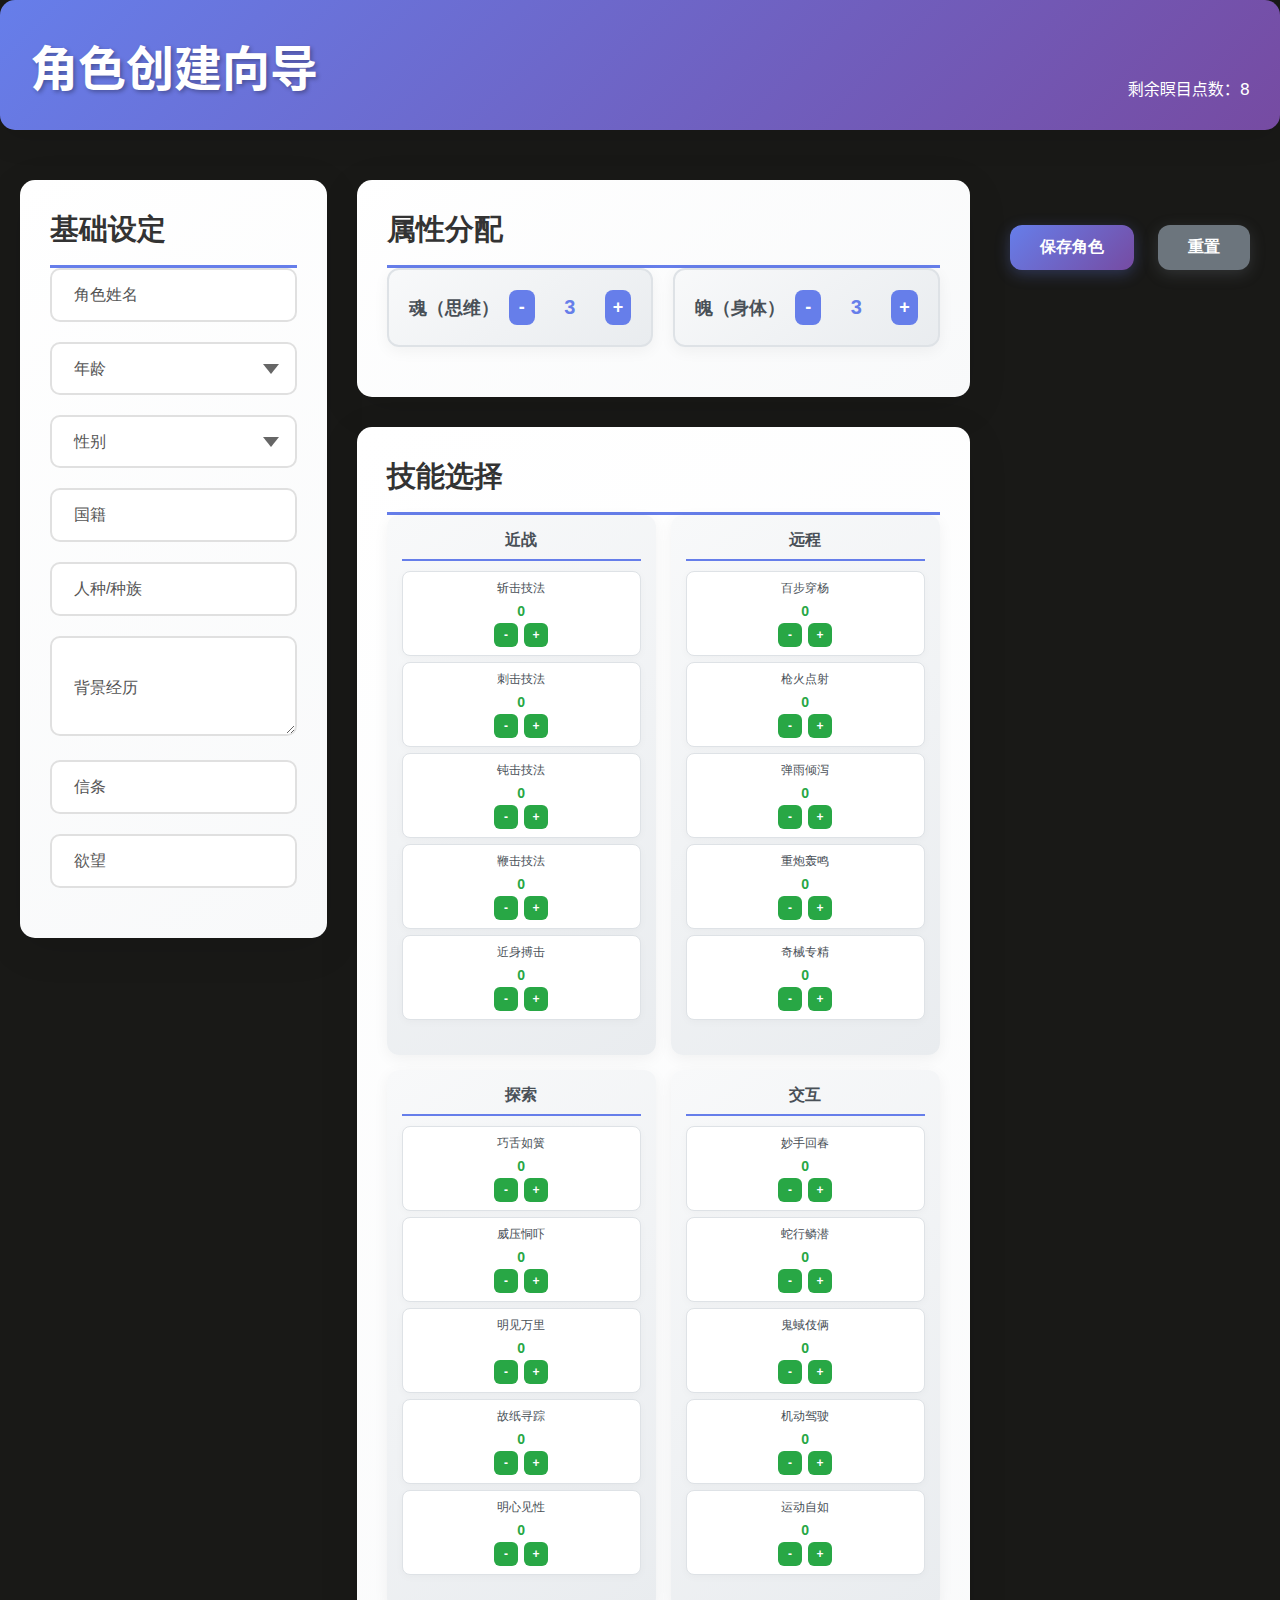
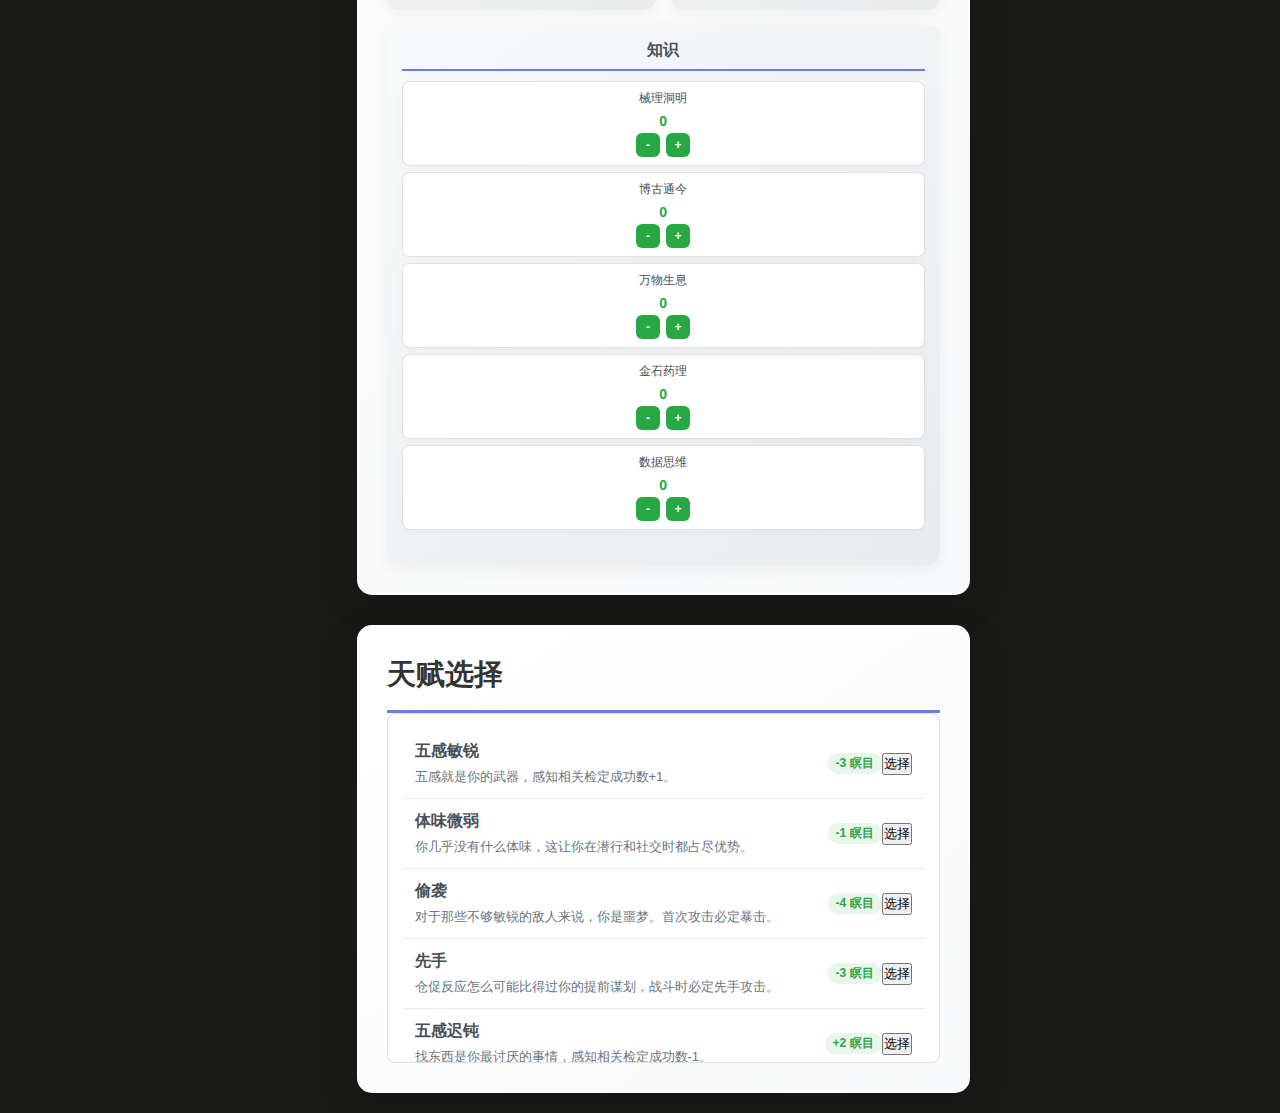
<file: actor survey report/角色创建.html>
<!DOCTYPE html>
<html>
<head>
  <meta charset="utf-8">
  <title>角色创建 - 扮演者调查报告</title>
  <meta name="viewport" content="width=device-width, initial-scale=1, maximum-scale=1">
  <link rel="stylesheet" href="./style.css">
  <style>
    .character-creator {
      max-width: 1400px;
      margin: 0 auto;
      padding: 20px;
      display: flex;
      gap: 30px;
      font-family: 'Segoe UI', Tahoma, Geneva, Verdana, sans-serif;
    }
    
    .header {
      display: flex;
      justify-content: space-between;
      align-items: flex-end;
      margin-bottom: 30px;
      padding: 30px;
      background: linear-gradient(135deg, #667eea 0%, #764ba2 100%);
      border-radius: 15px;
      box-shadow: 0 8px 32px rgba(0,0,0,0.1);
      color: white;
    }
    
    .title {
      font-size: 3em;
      font-weight: bold;
      margin: 0;
      text-shadow: 2px 2px 4px rgba(0,0,0,0.3);
    }
    
    .points-display {
      font-size: 1.5em;
      font-weight: bold;
      background: rgba(255,255,255,0.2);
      padding: 10px 20px;
      border-radius: 25px;
      backdrop-filter: blur(10px);
      border: 1px solid rgba(255,255,255,0.3);
    }
    
    .left-panel {
      flex: 1;
    }
    
    .right-panel {
      flex: 2;
      display: flex;
      flex-direction: column;
      gap: 30px;
    }
    
    .creator-section {
      background: linear-gradient(145deg, #ffffff 0%, #f8f9fa 100%);
      border: none;
      border-radius: 15px;
      padding: 30px;
      box-shadow: 0 10px 40px rgba(0,0,0,0.1);
      transition: transform 0.3s ease, box-shadow 0.3s ease;
    }
    
    .creator-section:hover {
      transform: translateY(-5px);
      box-shadow: 0 15px 50px rgba(0,0,0,0.15);
    }
    
    .creator-section h2 {
      color: #333;
      border-bottom: 3px solid #667eea;
      padding-bottom: 15px;
      margin-top: 0;
      font-size: 1.8em;
      font-weight: 600;
    }
    
    .form-group {
      margin-bottom: 20px;
      position: relative;
    }
    
    .form-group label {
      display: block;
      font-weight: 500;
      margin-bottom: 8px;
      color: #555;
      position: absolute;
      left: 16px;
      top: 50%;
      transform: translateY(-50%);
      transition: all 0.3s cubic-bezier(0.25, 0.46, 0.45, 0.94);
      pointer-events: none;
      background: white;
      padding: 0 8px;
      z-index: 1;
      font-size: 16px;
    }
    
    .form-group input, .form-group select, .form-group textarea {
      width: 100%;
      padding: 16px;
      border: 2px solid #e0e0e0;
      border-radius: 10px;
      font-size: 16px;
      box-sizing: border-box;
      transition: all 0.3s ease;
      background: white;
      outline: none;
    }
    
    .form-group input:focus, .form-group select:focus, .form-group textarea:focus {
      border-color: #667eea;
      box-shadow: 0 0 0 3px rgba(102, 126, 234, 0.1);
    }
    
    .form-group input:focus ~ label,
    .form-group input:not(:placeholder-shown) ~ label,
    .form-group select:focus ~ label,
    .form-group select:valid ~ label,
    .form-group textarea:focus ~ label,
    .form-group textarea:not(:placeholder-shown) ~ label {
      top: 0;
      left: 12px;
      transform: translateY(-50%);
      font-size: 12px;
      color: #667eea;
      background: white;
      padding: 0 8px;
    }
    
    .form-group textarea {
      height: 100px;
      resize: vertical;
      line-height: 1.5;
    }
    
    .form-group select {
      appearance: none;
      background-image: url("data:image/svg+xml,%3Csvg xmlns='http://www.w3.org/2000/svg' width='16' height='10' viewBox='0 0 16 10'%3E%3Cpath fill='%23666' d='M8 10L0 0h16z'/%3E%3C/svg%3E");
      background-repeat: no-repeat;
      background-position: right 16px center;
      padding-right: 44px;
      cursor: pointer;
    }
    
    .attribute-grid {
      display: grid;
      grid-template-columns: repeat(auto-fit, minmax(250px, 1fr));
      gap: 20px;
      margin-bottom: 20px;
    }
    
    .attribute-item {
      display: flex;
      align-items: center;
      justify-content: flex-start;
      gap: 10px;
      background: linear-gradient(145deg, #f8f9fa 0%, #e9ecef 100%);
      border: 2px solid #dee2e6;
      border-radius: 12px;
      padding: 20px;
      box-shadow: 0 4px 15px rgba(0,0,0,0.05);
      transition: all 0.3s ease;
    }
    
    .attribute-item:hover {
      border-color: #667eea;
      box-shadow: 0 6px 20px rgba(102, 126, 234, 0.15);
    }
    
    .attribute-item h3 {
      margin: 0 auto 0 0;
      font-size: 18px;
      font-weight: 600;
      color: #495057;
      flex: 0 0 auto;
    }
    
    .attribute-item button {
      background: #667eea;
      color: white;
      border: none;
      border-radius: 8px;
      width: 35px;
      height: 35px;
      cursor: pointer;
      display: flex;
      align-items: center;
      justify-content: center;
      font-size: 18px;
      font-weight: bold;
      transition: all 0.3s ease;
    }
    
    .attribute-item button:hover {
      background: #5a67d8;
      transform: scale(1.05);
    }
    
    .attribute-item button:disabled {
      background: #cbd5e0;
      cursor: not-allowed;
      transform: none;
    }
    
    .attribute-value {
      font-size: 20px;
      font-weight: bold;
      color: #667eea;
      margin: 0 10px;
      flex: 0 0 auto;
      min-width: 30px;
      text-align: center;
    }
    
    .skill-categories {
      display: flex;
      gap: 15px;
      flex-wrap: wrap;
    }
    
    .skill-category {
      flex: 1;
      min-width: 180px;
      background: linear-gradient(145deg, #f8f9fa 0%, #e9ecef 100%);
      border-radius: 12px;
      padding: 15px;
      box-shadow: 0 4px 15px rgba(0,0,0,0.05);
    }
    
    .skill-category h4 {
      font-size: 16px;
      font-weight: 600;
      margin-bottom: 10px;
      color: #495057;
      text-align: center;
      border-bottom: 2px solid #667eea;
      padding-bottom: 8px;
    }
    
    .skill-grid {
      display: grid;
      grid-template-columns: 1fr;
      gap: 6px;
      margin-bottom: 20px;
    }
    
    .skill-item {
      background: white;
      border: 1px solid #dee2e6;
      border-radius: 8px;
      padding: 8px;
      text-align: center;
      box-shadow: 0 2px 8px rgba(0,0,0,0.03);
      transition: all 0.3s ease;
    }
    
    .skill-item:hover {
      border-color: #667eea;
      box-shadow: 0 4px 12px rgba(102, 126, 234, 0.1);
    }
    
    .skill-name {
      font-weight: 500;
      margin-bottom: 6px;
      color: #495057;
      font-size: 12px;
    }
    
    .skill-level {
      font-size: 14px;
      font-weight: bold;
      color: #28a745;
      margin: 4px 0;
    }
    
    .skill-controls {
      display: flex;
      justify-content: center;
      gap: 6px;
    }
    
    .skill-controls button {
      background: #28a745;
      color: white;
      border: none;
      border-radius: 6px;
      width: 24px;
      height: 24px;
      cursor: pointer;
      font-size: 12px;
      font-weight: bold;
      transition: all 0.3s ease;
    }
    
    .skill-controls button:hover {
      background: #218838;
      transform: scale(1.05);
    }
    
    .skill-controls button:disabled {
      background: #cbd5e0;
      cursor: not-allowed;
      transform: none;
    }
    
    .talent-list {
      max-height: 350px;
      overflow-y: auto;
      border: 1px solid #dee2e6;
      border-radius: 8px;
      padding: 15px;
      background: white;
      box-shadow: inset 0 2px 8px rgba(0,0,0,0.03);
    }
    
    .talent-item {
      display: flex;
      justify-content: space-between;
      align-items: center;
      padding: 12px;
      border-bottom: 1px solid #e9ecef;
      transition: all 0.3s ease;
    }
    
    .talent-item:last-child {
      border-bottom: none;
    }
    
    .talent-item:hover {
      background: #f8f9fa;
      border-radius: 6px;
    }
    
    .talent-info {
      flex: 1;
    }
    
    .talent-name {
      font-weight: 600;
      color: #495057;
      margin-bottom: 4px;
    }
    
    .talant-price {
      color: #28a745;
      font-weight: bold;
      margin-left: 10px;
      background: rgba(40, 167, 69, 0.1);
      padding: 2px 8px;
      border-radius: 12px;
      font-size: 12px;
    }
    
    .talent-description {
      font-size: 13px;
      color: #6c757d;
      margin-top: 6px;
    }
    
    .btn-primary {
      background: linear-gradient(135deg, #667eea 0%, #764ba2 100%);
      color: white;
      border: none;
      border-radius: 12px;
      padding: 12px 30px;
      cursor: pointer;
      font-size: 16px;
      font-weight: 600;
      margin: 15px 10px;
      transition: all 0.3s ease;
      box-shadow: 0 4px 15px rgba(102, 126, 234, 0.3);
    }
    
    .btn-primary:hover {
      transform: translateY(-2px);
      box-shadow: 0 6px 20px rgba(102, 126, 234, 0.4);
    }
    
    .btn-secondary {
      background: #6c757d;
      color: white;
      border: none;
      border-radius: 12px;
      padding: 12px 30px;
      cursor: pointer;
      font-size: 16px;
      font-weight: 600;
      margin: 15px 10px;
      transition: all 0.3s ease;
      box-shadow: 0 4px 15px rgba(108, 117, 125, 0.3);
    }
    
    .btn-secondary:hover {
      background: #5a6268;
      transform: translateY(-2px);
      box-shadow: 0 6px 20px rgba(108, 117, 125, 0.4);
    }
    
    .summary-section {
      background: linear-gradient(145deg, #fff3cd 0%, #ffeaa7 100%);
      border: 1px solid #ffeaa7;
      border-radius: 15px;
      padding: 30px;
      margin-top: 30px;
      box-shadow: 0 8px 32px rgba(255, 193, 7, 0.2);
    }
    
    .summary-section h2 {
      color: #856404;
      margin-top: 0;
    }
    
    /* 滚动条样式 */
    .talent-list::-webkit-scrollbar {
      width: 8px;
    }
    
    .talent-list::-webkit-scrollbar-track {
      background: #f1f1f1;
      border-radius: 4px;
    }
    
    .talent-list::-webkit-scrollbar-thumb {
      background: #c1c1c1;
      border-radius: 4px;
    }
    
    .talent-list::-webkit-scrollbar-thumb:hover {
      background: #a8a8a8;
    }
    
    /* 响应式设计 */
    @media (max-width: 1200px) {
      .character-creator {
        flex-direction: column;
      }
      
      .skill-categories {
        flex-direction: column;
      }
      
      .header {
        flex-direction: column;
        align-items: flex-start;
        gap: 15px;
      }
      
      .title {
        font-size: 2.5em;
      }
    }
  </style>
</head>
<body>
  <div class="header">
    <h1 class="title">角色创建向导</h1>
    <span id="header-points">剩余瞑目点数：<span id="remaining-points">8</span></span>
  </div>
  
  <div class="character-creator">
    <div class="left-panel">
      <!-- 基础设定 -->
      <div class="creator-section">
        <h2>基础设定</h2>
        <div class="form-group">
          <input type="text" id="character-name" placeholder=" " required>
          <label for="character-name">角色姓名</label>
        </div>
        
        <div class="form-group">
          <select id="character-age" required>
            <option value="" disabled selected hidden></option>
            <option value="under20">小于20岁（魂、魄共计-2点）</option>
            <option value="20-30">20-30岁（正常属性）</option>
            <option value="30-40">30-40岁（魂+1，魄-1）</option>
            <option value="40-50">40-50岁（魂魄各-2）</option>
            <option value="50-60">50-60岁（多-2）</option>
            <option value="60-70">60-70岁（多-4）</option>
            <option value="70-80">70-80岁（多-6）</option>
          </select>
          <label for="character-age">年龄</label>
        </div>
        
        <div class="form-group">
          <select id="character-gender" required>
            <option value="" disabled selected hidden></option>
            <option value="male">男性</option>
            <option value="female">女性</option>
            <option value="other">其他</option>
          </select>
          <label for="character-gender">性别</label>
        </div>
        
        <div class="form-group">
          <input type="text" id="character-nationality" placeholder=" " required>
          <label for="character-nationality">国籍</label>
        </div>
        
        <div class="form-group">
          <input type="text" id="character-race" placeholder=" " required>
          <label for="character-race">人种/种族</label>
        </div>
        
        <div class="form-group">
          <textarea id="character-background" placeholder=" " required></textarea>
          <label for="character-background">背景经历</label>
        </div>
        
        <div class="form-group">
          <input type="text" id="character-creed" placeholder=" " required>
          <label for="character-creed">信条</label>
        </div>
        
        <div class="form-group">
          <input type="text" id="character-desire" placeholder=" " required>
          <label for="character-desire">欲望</label>
        </div>
      </div>
    </div>
    
    <div class="right-panel">
      <!-- 属性分配 -->
      <div class="creator-section">
        <h2>属性分配</h2>
        <div class="attribute-grid">
          <div class="attribute-item">
            <h3>魂（思维）</h3>
            <button onclick="adjustAttribute('soul', -1)">-</button>
            <div class="attribute-value" id="soul-value">3</div>
            <button onclick="adjustAttribute('soul', 1)">+</button>
          </div>
          
          <div class="attribute-item">
            <h3>魄（身体）</h3>
            <button onclick="adjustAttribute('body', -1)">-</button>
            <div class="attribute-value" id="body-value">3</div>
            <button onclick="adjustAttribute('body', 1)">+</button>
          </div>
        </div>
      </div>
      
      <!-- 技能选择 -->
      <div class="creator-section">
        <h2>技能选择</h2>
        <div class="skill-categories" id="skill-categories">
          <!-- 技能分类将通过JavaScript动态加载 -->
        </div>
      </div>
      
      <!-- 天赋选择 -->
      <div class="creator-section">
        <h2>天赋选择</h2>
        <div class="talent-list" id="talent-list">
          <!-- 天赋列表将通过JavaScript动态加载 -->
        </div>
      </div>
    </div>
    
    <!-- 创建按钮 -->
    <div style="text-align: center; margin: 30px 0;">
      <button class="btn-primary" onclick="saveCharacter()">保存角色</button>
      <button class="btn-secondary" onclick="resetCharacter()">重置</button>
    </div>
    
    <!-- 角色总结 -->
    <div class="summary-section" id="character-summary" style="display: none;">
      <h2>角色总结</h2>
      <div id="summary-content"></div>
    </div>
  </div>

  <script>
    // 角色数据
    let character = {
      name: '',
      age: '20-30',
      gender: 'male',
      nationality: '',
      race: '',
      background: '',
      creed: '',
      desire: '',
      attributes: {
        soul: 3,
        body: 3
      },
      skills: {
        '斩击技法': 0,
        '刺击技法': 0,
        '钝击技法': 0,
        '鞭击技法': 0,
        '近身搏击': 0,
        '百步穿杨': 0,
        '枪火点射': 0,
        '弹雨倾泻': 0,
        '重炮轰鸣': 0,
        '奇械专精': 0,
        '巧舌如簧': 0,
        '威压恫吓': 0,
        '明见万里': 0,
        '故纸寻踪': 0,
        '明心见性': 0,
        '妙手回春': 0,
        '蛇行鳞潜': 0,
        '鬼蜮伎俩': 0,
        '机动驾驶': 0,
        '运动自如': 0,
        '械理洞明': 0,
        '博古通今': 0,
        '万物生息': 0,
        '金石药理': 0,
        '数据思维': 0
      },
      talents: [],
      remainingPoints: 8
    };

    // 天赋数据（简化版）
    const talents = [
      { id: 1, name: '五感敏锐', price: -3, description: '五感就是你的武器，感知相关检定成功数+1。' },
      { id: 2, name: '体味微弱', price: -1, description: '你几乎没有什么体味，这让你在潜行和社交时都占尽优势。' },
      { id: 3, name: '偷袭', price: -4, description: '对于那些不够敏锐的敌人来说，你是噩梦。首次攻击必定暴击。' },
      { id: 4, name: '先手', price: -3, description: '仓促反应怎么可能比得过你的提前谋划，战斗时必定先手攻击。' },
      { id: 5, name: '五感迟钝', price: 2, description: '找东西是你最讨厌的事情，感知相关检定成功数-1。' },
      { id: 6, name: '健忘', price: 3, description: '你的记忆就像金鱼，只有短期记忆。活到老，学到老，然后忘到老。' }
    ];

    // 技能分类
    const categories = [
      { name: '近战', skills: ['斩击技法', '刺击技法', '钝击技法', '鞭击技法', '近身搏击'] },
      { name: '远程', skills: ['百步穿杨', '枪火点射', '弹雨倾泻', '重炮轰鸣', '奇械专精'] },
      { name: '探索', skills: ['巧舌如簧', '威压恫吓', '明见万里', '故纸寻踪', '明心见性'] },
      { name: '交互', skills: ['妙手回春', '蛇行鳞潜', '鬼蜮伎俩', '机动驾驶', '运动自如'] },
      { name: '知识', skills: ['械理洞明', '博古通今', '万物生息', '金石药理', '数据思维'] }
    ];

    // 初始化
    function init() {
      loadSkillCategories();
      loadTalents();
      updatePointsDisplay();
      bindEvents();
    }

    // 加载技能分类
    function loadSkillCategories() {
      const container = document.getElementById('skill-categories');
      container.innerHTML = '';
      
      categories.forEach(cat => {
        const categoryDiv = document.createElement('div');
        categoryDiv.className = 'skill-category';
        categoryDiv.innerHTML = `
          <h4>${cat.name}</h4>
          <div class="skill-grid">
            ${cat.skills.map(skill => `
              <div class="skill-item">
                <div class="skill-name">${skill}</div>
                <div class="skill-level" id="skill-${skill.replace(/\s/g, '-')}">${character.skills[skill]}</div>
                <div class="skill-controls">
                  <button onclick="adjustSkill('${skill}', -1)">-</button>
                  <button onclick="adjustSkill('${skill}', 1)">+</button>
                </div>
              </div>
            `).join('')}
          </div>
        `;
        container.appendChild(categoryDiv);
      });
    }

    // 加载天赋列表
    function loadTalents() {
      const talentList = document.getElementById('talent-list');
      talentList.innerHTML = '';
      
      talents.forEach(talent => {
        const talentItem = document.createElement('div');
        talentItem.className = 'talent-item';
        talentItem.innerHTML = `
          <div class="talent-info">
            <div class="talent-name">${talent.name}</div>
            <div class="talent-description">${talent.description}</div>
          </div>
          <div class="talant-price">${talent.price > 0 ? '+' : ''}${talent.price} 瞑目</div>
          <button onclick="toggleTalent(${talent.id})" id="talent-btn-${talent.id}">
            ${character.talents.includes(talent.id) ? '移除' : '选择'}
          </button>
        `;
        talentList.appendChild(talentItem);
      });
    }

    // 调整技能
    function adjustSkill(skillName, delta) {
      const currentLevel = character.skills[skillName];
      const newLevel = currentLevel + delta;
      
      // 限制范围：0-10
      if (newLevel < 0 || newLevel > 10) return;
      
      // 计算点数消耗（与属性相同）
      const cost = getAttributeCost(newLevel) - getAttributeCost(currentLevel);
      
      if (cost > character.remainingPoints) {
        alert('点数不足！');
        return;
      }
      
      character.skills[skillName] = newLevel;
      character.remainingPoints -= cost;
      
      document.getElementById(`skill-${skillName.replace(/\s/g, '-')}`).textContent = newLevel;
      updatePointsDisplay();
      updateSkillButtons(skillName);
    }

    // 更新技能按钮状态
    function updateSkillButtons(skillName) {
      const level = character.skills[skillName];
      const buttons = document.querySelectorAll(`.skill-controls:has(button[onclick*="adjustSkill('${skillName}'"]) button`);
      
      if (buttons.length >= 2) {
        buttons[0].disabled = level <= 0; // 减少按钮
        buttons[1].disabled = level >= 10 || getAttributeCost(level + 1) > character.remainingPoints; // 增加按钮
      }
    }

    // 获取属性点数消耗
    function getAttributeCost(value) {
      if (value >= 1 && value <= 3) return 1;
      if (value >= 4 && value <= 6) return 2;
      if (value >= 7 && value <= 9) return 4;
      if (value === 10) return 8;
      return 0;
    }

    // 切换天赋选择
    function toggleTalent(talentId) {
      const talent = talents.find(t => t.id === talentId);
      const index = character.talents.indexOf(talentId);
      
      if (index === -1) {
        // 添加天赋
        if (talent.price > character.remainingPoints) {
          alert('点数不足！');
          return;
        }
        character.talents.push(talentId);
        character.remainingPoints -= talent.price;
      } else {
        // 移除天赋
        character.talents.splice(index, 1);
        character.remainingPoints += talent.price;
      }
      
      loadTalents();
      updatePointsDisplay();
    }

    // 更新点数显示
    function updatePointsDisplay() {
      document.getElementById('remaining-points').textContent = character.remainingPoints;
    }

    // 更新属性按钮状态
    function updateAttributeButtons() {
      ['soul', 'body'].forEach(attr => {
        const value = character.attributes[attr];
        const buttons = document.querySelectorAll(`.attribute-item:has(#${attr}-value) button`);
        
        buttons[0].disabled = value <= 1; // 减少按钮
        buttons[1].disabled = value >= 10 || getAttributeCost(value + 1) > character.remainingPoints; // 增加按钮
      });
    }

    // 绑定事件
    function bindEvents() {
      // 基础信息输入
      document.getElementById('character-name').addEventListener('input', (e) => {
        character.name = e.target.value;
      });
      
      document.getElementById('character-age').addEventListener('change', (e) => {
        character.age = e.target.value;
      });
      
      document.getElementById('character-gender').addEventListener('change', (e) => {
        character.gender = e.target.value;
      });
      
      document.getElementById('character-nationality').addEventListener('input', (e) => {
        character.nationality = e.target.value;
      });
      
      document.getElementById('character-race').addEventListener('input', (e) => {
        character.race = e.target.value;
      });
      
      document.getElementById('character-background').addEventListener('input', (e) => {
        character.background = e.target.value;
      });
      
      document.getElementById('character-creed').addEventListener('input', (e) => {
        character.creed = e.target.value;
      });
      
      document.getElementById('character-desire').addEventListener('input', (e) => {
        character.desire = e.target.value;
      });
    }

    // 保存角色
    function saveCharacter() {
      if (!character.name) {
        alert('请输入角色姓名！');
        return;
      }
      
      // 显示角色总结
      showCharacterSummary();
      
      // 这里可以添加保存到本地存储或服务器的逻辑
      localStorage.setItem('character', JSON.stringify(character));
      alert('角色保存成功！');
    }

    // 显示角色总结
    function showCharacterSummary() {
      const summarySection = document.getElementById('character-summary');
      const summaryContent = document.getElementById('summary-content');
      
      const selectedTalents = character.talents.map(id => 
        talents.find(t => t.id === id)
      );
      
      summaryContent.innerHTML = `
        <h3>${character.name}</h3>
        <p><strong>年龄：</strong>${getAgeText(character.age)}</p>
        <p><strong>性别：</strong>${getGenderText(character.gender)}</p>
        <p><strong>国籍：</strong>${character.nationality || '未设置'}</p>
        <p><strong>种族：</strong>${character.race || '未设置'}</p>
        <p><strong>信条：</strong>${character.creed || '未设置'}</p>
        <p><strong>欲望：</strong>${character.desire || '未设置'}</p>
        <p><strong>魂：</strong>${character.attributes.soul}</p>
        <p><strong>魄：</strong>${character.attributes.body}</p>
        <p><strong>技能：</strong></p>
        <ul>
          ${Object.keys(character.skills).map(skill => `<li>${skill}: ${character.skills[skill]}</li>`).join('')}
        </ul>
        <p><strong>天赋：</strong></p>
        <ul>
          ${selectedTalents.map(talent => `<li>${talent.name} (${talent.price > 0 ? '+' : ''}${talent.price} 瞑目)</li>`).join('')}
        </ul>
        <p><strong>背景：</strong></p>
        <p>${character.background || '未设置'}</p>
      `;
      
      summarySection.style.display = 'block';
    }

    // 获取年龄文本
    function getAgeText(age) {
      const ageMap = {
        'under20': '小于20岁',
        '20-30': '20-30岁',
        '30-40': '30-40岁',
        '40-50': '40-50岁',
        '50-60': '50-60岁',
        '60-70': '60-70岁',
        '70-80': '70-80岁'
      };
      return ageMap[age] || age;
    }

    // 获取性别文本
    function getGenderText(gender) {
      const genderMap = {
        'male': '男性',
        'female': '女性',
        'other': '其他'
      };
      return genderMap[gender] || gender;
    }

    // 重置角色
    function resetCharacter() {
      if (confirm('确定要重置所有数据吗？')) {
        character = {
          name: '',
          age: '20-30',
          gender: 'male',
          nationality: '',
          race: '',
          background: '',
          creed: '',
          desire: '',
          attributes: {
            soul: 3,
            body: 3
          },
          skills: {
            '斩击技法': 0,
            '刺击技法': 0,
            '钝击技法': 0,
            '鞭击技法': 0,
            '近身搏击': 0,
            '百步穿杨': 0,
            '枪火点射': 0,
            '弹雨倾泻': 0,
            '重炮轰鸣': 0,
            '奇械专精': 0,
            '巧舌如簧': 0,
            '威压恫吓': 0,
            '明见万里': 0,
            '故纸寻踪': 0,
            '明心见性': 0,
            '妙手回春': 0,
            '蛇行鳞潜': 0,
            '鬼蜮伎俩': 0,
            '机动驾驶': 0,
            '运动自如': 0,
            '械理洞明': 0,
            '博古通今': 0,
            '万物生息': 0,
            '金石药理': 0,
            '数据思维': 0
          },
          talents: [],
          remainingPoints: 8
        };
        
        // 重置表单
        document.getElementById('character-name').value = '';
        document.getElementById('character-age').value = '20-30';
        document.getElementById('character-gender').value = 'male';
        document.getElementById('character-nationality').value = '';
        document.getElementById('character-race').value = '';
        document.getElementById('character-background').value = '';
        document.getElementById('character-creed').value = '';
        document.getElementById('character-desire').value = '';
        
        document.getElementById('soul-value').textContent = '3';
        document.getElementById('body-value').textContent = '3';
        
        document.getElementById('character-summary').style.display = 'none';
        
        init();
      }
    }

    // 页面加载完成后初始化
    document.addEventListener('DOMContentLoaded', init);
  </script>
</body>
</html>
</file>
<file: source/style.css>
*{margin:0;padding:0;box-sizing:border-box}body{font-family:-apple-system,system-ui,"Helvetica Neue","PingFang SC","Microsoft YaHei","Source Han Sans SC","Noto Sans CJK SC","WenQuanYi Micro Hei",sans-serif;background-color:#eff0f6}a{color:#333;text-decoration:none}a:hover{opacity:.7}.iconfont{font-family:"iconfont" !important;font-size:16px;font-style:normal;-webkit-font-smoothing:antialiased;-webkit-text-stroke-width:0.2px;-moz-osx-font-smoothing:grayscale}.iconfont.icon-behance::before{content:'\e919'}.iconfont.icon-lofter::before{content:'\e63c'}.iconfont.icon-instagram::before{content:'\e626'}.iconfont.icon-dribbble::before{content:'\e6c3'}.iconfont.icon-github::before{content:'\e799'}.iconfont.icon-arrow-left::before{content:'\e91a'}.iconfont.icon-arrow-right::before{content:'\e636'}#container{max-width:980px;margin:90px auto 20px;padding:0 15px}@media screen and (max-width:600px){#container{margin-top:20px;margin-bottom:20px}}#panel{background-color:white}#nav{margin-bottom:20px;text-align:center}.nav-menu{font-size:20px;line-height:24px;color:#333;margin:0 24px;display:inline-block}.nav-menu:first-child{margin-left:0}.nav-menu.z-active{position:relative}.nav-menu.z-active::after{content:'';position:absolute;left:0;right:0;bottom:-4px;height:2px;background-color:#333}@media screen and (max-width:600px){.nav-menu{margin:0 10px;font-size:18px}}#nav>.title{font-size:45px;line-height:53px;color:#333;font-family:MaturaScriptCapitals;display:inline-block;margin-bottom:10px}.project-card{display:flex;justify-content:space-between;align-items:center;padding:80px 100px;margin:20px 0;background-color:white;color:#333}.project-card > img {
  max-width: 160px;
  height: auto;
  display: block;
  margin-right: 40px;
  flex: 0 0 auto;
}.project-card > .ctnWrap{
  flex: 1;
}.project-card > .ctnWrap > .title{font-weight:600;font-size:28px;line-height:40px}.project-card > .ctnWrap > .subtitle{color:#666}.project-card > .ctnWrap > .title:hover{opacity:1;color:#f0534e}.project-card > .ctnWrap > .desc{font-size:16px;line-height:30px;margin-top:20px;margin-bottom:15px}.project-card > .ctnWrap > .sub-row > .sub{font-size:16px;line-height:30px;opacity:.5}.project-card > .ctnWrap > .sub-row{display:flex;justify-content:space-between;align-items:center}.project-card > .ctnWrap > .sub-row > .subtitle{font-size:16px;line-height:30px;opacity:.5;color:#666}.project-card.project-card-continuous{flex-direction:row-reverse;margin:0;position:relative}.project-card.project-card-continuous > .imgWrap{margin-right:0;margin-left:40px}.project-card.project-card-continuous::after{content:'';position:absolute;left:100px;right:100px;bottom:0;height:1px;background-color:#e5e5e5}@media screen and (max-width:600px){.project-card.project-card-continuous{flex-direction:column;padding:20px}.project-card.project-card-continuous > .imgWrap{margin-left:0;margin-bottom:20px}.project-card.project-card-continuous::after{left:20px;right:20px}}@media screen and (max-width:600px){.project-card{flex-direction:column;padding:20px;margin:20px 0}.project-card > img{margin-left:0;margin-right:0;margin-bottom:20px;width:100%}}#md-content h1{text-align:center}#md-content h1+p{text-align:center;color:#666;margin-bottom:20px}#md-content h2{text-align:left}#md-content p{margin-bottom:1em}#md-content details summary{cursor:pointer;color:#007bff;text-decoration:underline;font-weight:bold}#footer{text-align:center;padding:0 0 20px 0;color:#666;font-size:14px}#footer .copyright{display:block;margin-top:10px}.archive-posts li{display:flex;justify-content:space-between;align-items:center;padding:10px 0}.archive-title{flex:1;white-space:nowrap;overflow:hidden;text-overflow:ellipsis}.archive-date{flex:0 0 auto}@media screen and (max-width:600px){.archive-list{padding:20px}.archive-posts li{display:flex;justify-content:space-between;align-items:center;padding:10px 0}}.article{background-color:white;padding:80px 100px;margin:20px 0}.article h1{font-size:32px;line-height:40px;margin-bottom:20px;color:#333}.article h2{font-size:24px;line-height:32px;margin:30px 0 15px;color:#333}.article h3{font-size:20px;line-height:28px;margin:20px 0 10px;color:#333}.article p{font-size:16px;line-height:30px;margin-bottom:15px;color:#333}.article pre{background-color:#f8f8f8;padding:20px;border-radius:5px;overflow-x:auto;margin:20px 0}.article code{font-family:'Courier New',monospace;font-size:14px}.article blockquote{border-left:4px solid #ddd;padding-left:20px;margin:20px 0;color:#666}@media screen and (max-width:600px){.article{padding:20px;margin:20px 0}}.f-cf::after{content:"";display:table;clear:both}.archive-list{background-color:white;padding:80px 100px 20px;margin:20px 0 0}.archive-list h2{font-size:32px;line-height:40px;margin-bottom:30px;color:#333;font-weight:600}.archive-month{margin-bottom:20px}.archive-month h3{font-size:24px;line-height:32px;margin-bottom:20px;color:#333;font-weight:600}.archive-posts{list-style:none}.archive-posts li{display:flex;justify-content:space-between;align-items:center;padding:10px 0;border-bottom:1px solid #e5e5e5}.archive-posts li:last-child{border-bottom:none}.archive-date{display:inline-block;font-size:14px;color:#666;opacity:0.7;line-height:24px;text-align:right}.archive-title{flex:1;font-size:16px;color:#333;line-height:24px;text-align:left}.archive-title:hover{color:#f0534e}@media screen and (max-width:600px){.archive-list{padding:20px;margin:20px 0}.archive-posts li{padding:10px 0}.archive-month{margin-bottom:10px}}#nav>.menu{font-weight:600;font-size:28px;line-height:40px}#nav>.title:hover{opacity:1;color:#f0534e}
</file>
<file: actor survey report/style.css>
* {
	margin: 0;
	padding: 0;
	box-sizing: border-box
}

body {
	font-family: -apple-system, system-ui, "Helvetica Neue", "PingFang SC", "Microsoft YaHei", "Source Han Sans SC", "Noto Sans CJK SC", "WenQuanYi Micro Hei", sans-serif;
	background-color: #191917;
	color: #e8e8e8;
	overflow-x: hidden;
}

a {
	color: #333;
	text-decoration: none
}

a:hover {
	opacity: .7
}

#container {
	display: flex;
	width: calc(100vw - 240px);
	margin: 20px 0 20px 240px;
	padding: 0;
	align-items: flex-start;
}

#sidebar {
	width: 240px;
	flex-shrink: 0;
	border: none;
	background: #2a2a2a;
	padding: 15px;
	box-shadow: 0 0 15px rgba(0,0,0,0.5);
	color: #e8e8e8;
	position: fixed;
	left: 0;
	top: 0;
	width: 240px;
	height: 100vh;
	z-index: 10;
	overflow-y: auto;
}

#sidebar h3 {
	margin-bottom: 10px;
	font-size: 14px;
	font-weight: bold;
	color: #e8e8e8
}

#sidebar a {
	color: #e8e8e8
}

@media screen and (max-width:600px) {
	#container {
		margin-top: 20px;
		margin-bottom: 20px;
		margin-left: 0
	}
	#sidebar {
		position: static;
		width: 100%;
		height: auto;
		flex-shrink: 0;
		border: none;
		background: #2a2a2a;
		padding: 15px;
		box-shadow: 0 0 15px rgba(0,0,0,0.5);
		border-radius: 8px;
		color: #e8e8e8
	}
}

#nav {
	margin-bottom: 0;
	padding: 10px 0;
	text-align: center;
	background-color: #660000;
	color: white;
}

.nav-menu {
	font-size: 20px;
	line-height: 24px;
	color: white;
	margin: 0 24px;
	display: inline-block
}

.nav-menu:first-child {
	margin-left: 0
}

.nav-menu.z-active {
	position: relative
}

.nav-menu.z-active::after {
	content: '';
	position: absolute;
	left: 0;
	right: 0;
	bottom: -4px;
	height: 2px;
	background-color: #333
}

@media screen and (max-width:600px) {
	.nav-menu {
		margin: 0 10px;
		font-size: 18px
	}
}

#nav>.title {
	font-size: 45px;
	line-height: 53px;
	color: white;
	font-family: MaturaScriptCapitals;
	display: inline-block;
	margin-bottom: 10px
}

#nav .title img {
	display: none
}

#md-content {
	width: 50%;
	margin: 0 auto;
}

#md-content h1 {
	text-align: left;
	line-height: normal;
	margin: 15px 0;
	font-size: 28px;
	border-bottom: 2px solid #333
}

#md-content h2 {
	font-size: 22px;
	margin-bottom: 0.8em;
	border-bottom: 1px solid #ccc;
	color: #e8e8e8;
}

#md-content h3 {
	font-size: 18px;
	margin-bottom: 0.6em;
	color: #d0d0d0;
}

#md-content p {
	font-size: 16px;
	margin-bottom: 1em;
	line-height: 1.6;
	color: #d0d0d0;
}

#md-content ol {
	list-style-position: outside;
	margin-bottom: 1em;
	margin-left: 1.2em;
}

#md-content blockquote {
	border-left: none;
	padding: 48px 80px;
	position: relative;
	text-align: left;
	color: #8e8e93;
	margin: 0 0 1em 0;
	width: 100%;
	font-style: normal;
}

#md-content blockquote:before {
	background-image: url('https://static.gcores.com/assets/49d18ecf13f5528c424b.png');
	background-repeat: no-repeat;
	background-size: contain;
	content: "";
	display: block;
	height: 25px;
	position: absolute;
	width: 25px;
	left: 0;
	top: 0;
	transform: scaleY(-1) scaleX(-1);
}

#md-content blockquote:after {
	background-image: url('https://static.gcores.com/assets/49d18ecf13f5528c424b.png');
	background-repeat: no-repeat;
	background-size: contain;
	content: "";
	display: block;
	height: 25px;
	position: absolute;
	width: 25px;
	bottom: 0;
	right: 0;
}

#md-content table {
	margin: 0 auto 1em;
	border-top: 3px solid #333;
	border-bottom: 3px solid #333;
	max-width: 100%;
}

#md-content table th, #md-content table td {
	border-top: none;
	border-left: none;
	border-right: none;
	padding: 8px 12px
}

#md-content table th {
	border-bottom: 1px solid #ccc
}

#md-content table th:empty {
	display: none
}

#md-content table td:nth-child(1) {
	text-align: left
}

#md-content table td:nth-child(2) {
	text-align: left
}

#md-content table th:empty {
	display: none
}

.hanging-table {
	display: table;
	width: 100%;
	margin-bottom: 1em
}

.term-cell {
	display: table-cell;
	width: 1%;
	white-space: nowrap;
	vertical-align: top
}

.desc-cell {
	display: table-cell;
	vertical-align: top
}

#footer {
	text-align: center;
	margin-top: 2em;
	padding: 0 0 20px 0;
	color: #666;
	font-size: 14px
}

#footer .copyright {
	display: block;
	margin-top: 10px
}

#nav>.title:hover {
	opacity: 1;
	color: #f0534e
}

#toc-list {
	position: relative;
}

#toc-list ul {
	list-style: none;
	margin: 0;
	padding: 0;
}

#toc-list ul ul {
	padding-left: 12px;
	margin-left: 6px;
}

#toc-list li {
	line-height: 1.2;
	position: relative;
}

#toc-list li a {
	font-size: 14px;
}

#toc-list li a:hover {
	color: #fff;
	font-size: 14px;
}
</file>
